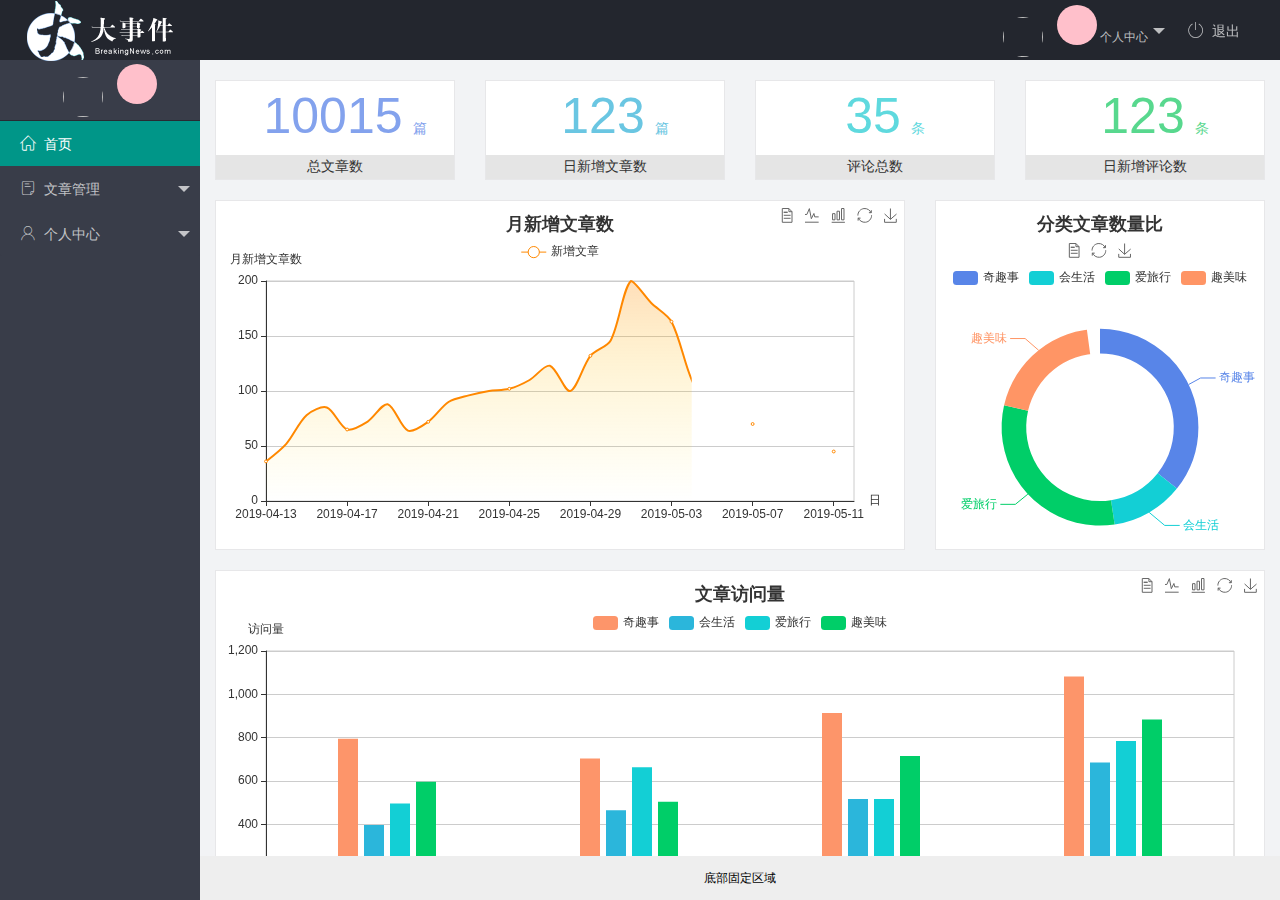
<file: index.html>
<!DOCTYPE html>
<html lang="en">
<head>
    <meta charset="UTF-8">
    <meta http-equiv="X-UA-Compatible" content="IE=edge">
    <meta name="viewport" content="width=device-width, initial-scale=1.0">
    <title>后台主页</title>
    <!-- 导入layUI 的样式表 -->
    <link rel="stylesheet" href="./assets/lib/layui/css/layui.css">
    <!-- 导入第三方图标样式表 -->
    <link rel="stylesheet" href="./assets/fonts/iconfont.css">
    <!-- 导入自己的样式表 -->
    <link rel="stylesheet" href="./assets/css/index.css">
</head>
<body class="layui-layout-body">
    <div class="layui-layout layui-layout-admin">
      <div class="layui-header">
        <div class="layui-logo">
            <img src="./assets/images/logo.png" alt="">
        </div>
        <!-- 头部区域（可配合layui 已有的水平导航） -->
        <ul class="layui-nav layui-layout-right">
          <li class="layui-nav-item layui-hide layui-show-md-inline-block">
            <a href="javascript:;" class="userinfo">
              <img  class="layui-nav-img">
              <span class="text-avatar"></span>
              个人中心
            </a>
            <dl class="layui-nav-child">
              <dd><a href="">基本资料</a></dd>
              <dd><a href="">更换头像</a></dd>
              <dd><a href="">重置密码</a></dd>
            </dl>
          </li>
          <li class="layui-nav-item" lay-header-event="menuRight" lay-unselect>
            <a href="javascript:;" id="btnLogout"><span class="iconfont icon-tuichu"></span>退出</a>
          </li>
        </ul>
      </div>
      
      <div class="layui-side layui-bg-black">
        <div class="layui-side-scroll">
            <div class="userinfo">
                <img  class="layui-nav-img">
                <span class="text-avatar"></span>
                <span id="welcome"></span>
            </div>
          <!-- 左侧导航区域（可配合layui已有的垂直导航） -->
          <ul class="layui-nav layui-nav-tree" lay-shrink="all">
            <li class="layui-nav-item layui-this">
                <a href="./home/dashboard.html" target="fm"><span class="iconfont icon-home"></span>首页</a>
            </li>            
            <li class="layui-nav-item">
              <a href="javascript:;"><span class="iconfont icon-16"></span>文章管理</a>
              <dl class="layui-nav-child">
                <dd><a href="javascript:;"><i class="layui-icon layui-icon-app"></i>文章列表</a></dd>
                <dd><a href="javascript:;"><i class="layui-icon layui-icon-app"></i>文章类别</a></dd>
                <dd><a href="javascript:;"><i class="layui-icon layui-icon-app"></i>发布文章</a></dd>
              </dl>
            </li>
            <li class="layui-nav-item">
                <a href="javascript:;"><span class="iconfont icon-user"></span>个人中心</a>
                <dl class="layui-nav-child">
                  <dd><a href="javascript:;"><i class="layui-icon layui-icon-app"></i>基本资料</a></dd>
                  <dd><a href="javascript:;"><i class="layui-icon layui-icon-app"></i>更换头像</a></dd>
                  <dd><a href="javascript:;"><i class="layui-icon layui-icon-app"></i>重置密码</a></dd>
                </dl>
            </li>
          </ul>
        </div>
      </div>
      
      <div class="layui-body">
        <!-- 内容主体区域 -->
        <iframe src="./home/dashboard.html" name="fm" frameborder="0"></iframe>
      </div>
      
      <div class="layui-footer">
        <!-- 底部固定区域 -->
        底部固定区域
      </div>
    </div>

    <!-- 导入layui 的js文件 -->
    <script src="./assets/lib/layui/layui.all.js"></script>
    <!-- 导入jquery 的js文件 -->
    <script src="./assets/lib/jquery.js"></script>
    <!-- 导入baseAPI 的js文件 -->
    <script src="./assets/js/baseAPI.js"></script>
    <!-- 导入自己的js文件 -->
    <script src="./assets/js/index.js"></script>
</body>
</html>
</file>
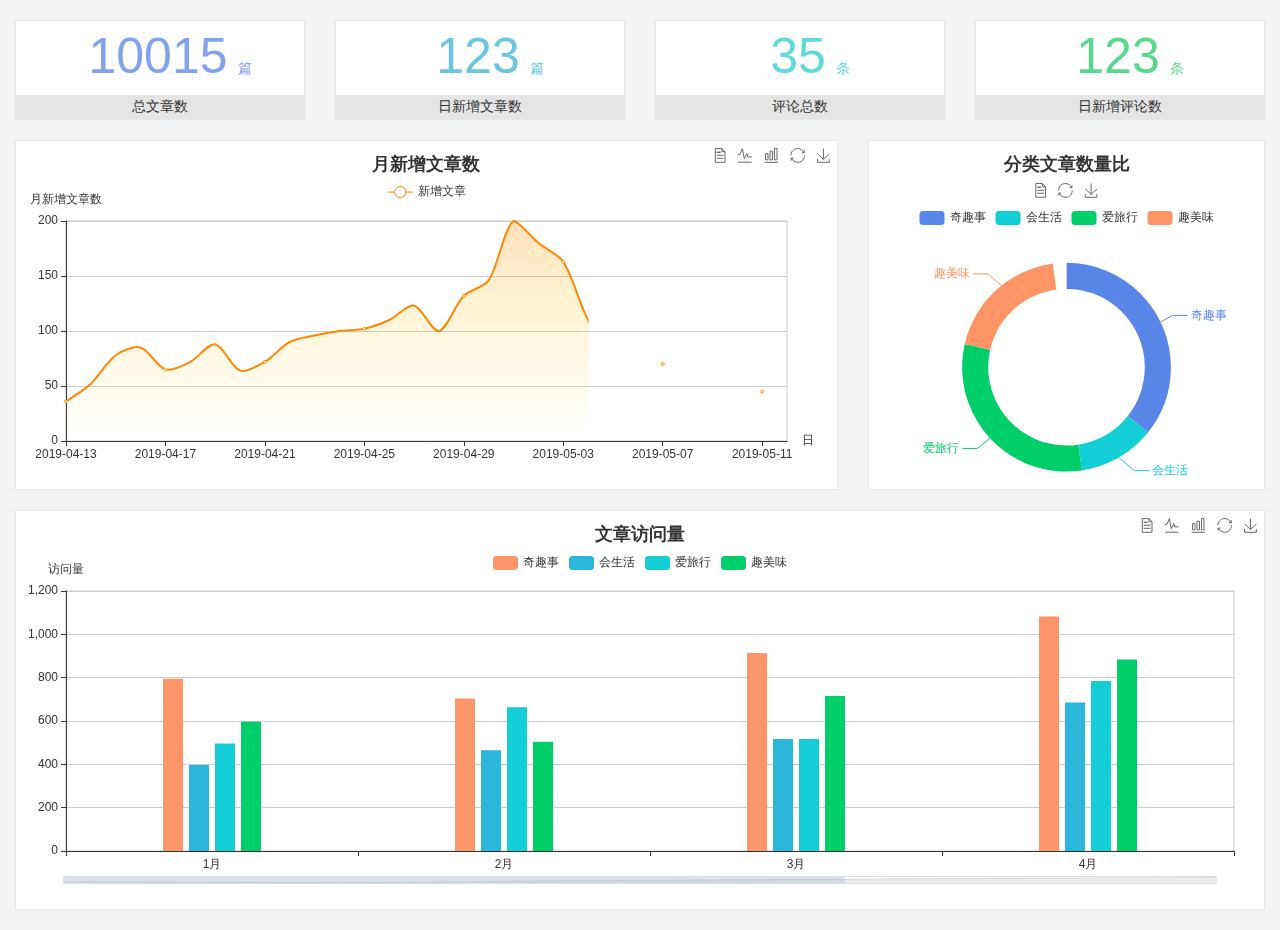
<file: home/dashboard.html>
<!DOCTYPE html>
<html lang="en">

<head>
  <meta charset="UTF-8">
  <meta name="viewport" content="width=device-width, initial-scale=1.0">
  <meta http-equiv="X-UA-Compatible" content="ie=edge">
  <title>图表统计</title>
  <link rel="stylesheet" href="../assets/lib/bootstrap.css" />
  <link rel="stylesheet" href="../assets/lib/main.css" />
  <script src="../assets/lib/jquery.js"></script>
  <script type="text/javascript" src="../assets/lib/echarts.min.js"></script>
</head>

<body>
  <div class="container-fluid">
    <div class="row spannel_list">
      <div class="col-sm-3 col-xs-6">
        <div class="spannel">
          <em>10015</em><span>篇</span>
          <b>总文章数</b>
        </div>
      </div>
      <div class="col-sm-3 col-xs-6">
        <div class="spannel scolor01">
          <em>123</em><span>篇</span>
          <b>日新增文章数</b>
        </div>
      </div>
      <div class="col-sm-3 col-xs-6">
        <div class="spannel scolor02">
          <em>35</em><span>条</span>
          <b>评论总数</b>
        </div>
      </div>
      <div class="col-sm-3 col-xs-6">
        <div class="spannel scolor03">
          <em>123</em><span>条</span>
          <b>日新增评论数</b>
        </div>
      </div>
    </div>
  </div>

  <div class="container-fluid">
    <div class="row curve-pie">
      <div class="col-lg-8 col-md-8">
        <div class="gragh_pannel" id="curve_show"></div>
      </div>
      <div class="col-lg-4 col-md-4">
        <div class="gragh_pannel" id="pie_show"></div>
      </div>
    </div>
  </div>

  <div class="container-fluid">
    <div class="column_pannel" id="column_show"></div>
  </div>

  <script>
    var oChart = echarts.init(document.getElementById('curve_show'));
    var aList_all = [
      { 'count': 36, 'date': '2019-04-13' },
      { 'count': 52, 'date': '2019-04-14' },
      { 'count': 78, 'date': '2019-04-15' },
      { 'count': 85, 'date': '2019-04-16' },
      { 'count': 65, 'date': '2019-04-17' },
      { 'count': 72, 'date': '2019-04-18' },
      { 'count': 88, 'date': '2019-04-19' },
      { 'count': 64, 'date': '2019-04-20' },
      { 'count': 72, 'date': '2019-04-21' },
      { 'count': 90, 'date': '2019-04-22' },
      { 'count': 96, 'date': '2019-04-23' },
      { 'count': 100, 'date': '2019-04-24' },
      { 'count': 102, 'date': '2019-04-25' },
      { 'count': 110, 'date': '2019-04-26' },
      { 'count': 123, 'date': '2019-04-27' },
      { 'count': 100, 'date': '2019-04-28' },
      { 'count': 132, 'date': '2019-04-29' },
      { 'count': 146, 'date': '2019-04-30' },
      { 'count': 200, 'date': '2019-05-01' },
      { 'count': 180, 'date': '2019-05-02' },
      { 'count': 163, 'date': '2019-05-03' },
      { 'count': 110, 'date': '2019-05-04' },
      { 'count': 80, 'date': '2019-05-05' },
      { 'count': 82, 'date': '2019-05-06' },
      { 'count': 70, 'date': '2019-05-07' },
      { 'count': 65, 'date': '2019-05-08' },
      { 'count': 54, 'date': '2019-05-09' },
      { 'count': 40, 'date': '2019-05-10' },
      { 'count': 45, 'date': '2019-05-11' },
      { 'count': 38, 'date': '2019-05-12' },
    ];

    let aCount = [];
    let aDate = [];

    for (var i = 0; i < aList_all.length; i++) {
      aCount.push(aList_all[i].count);
      aDate.push(aList_all[i].date);
    }

    var chartopt = {
      title: {
        text: '月新增文章数',
        left: 'center',
        top: '10'
      },
      tooltip: {
        trigger: 'axis'
      },
      legend: {
        data: ['新增文章'],
        top: '40'
      },
      toolbox: {
        show: true,
        feature: {
          mark: { show: true },
          dataView: { show: true, readOnly: false },
          magicType: { show: true, type: ['line', 'bar'] },
          restore: { show: true },
          saveAsImage: { show: true }
        }
      },
      calculable: true,
      xAxis: [
        {
          name: '日',
          type: 'category',
          boundaryGap: false,
          data: aDate
        }
      ],
      yAxis: [
        {
          name: '月新增文章数',
          type: 'value'
        }
      ],
      series: [
        {
          name: '新增文章',
          type: 'line',
          smooth: true,
          itemStyle: { normal: { areaStyle: { type: 'default' }, color: '#f80' }, lineStyle: { color: '#f80' } },
          data: aCount
        }],
      areaStyle: {
        normal: {
          color: new echarts.graphic.LinearGradient(0, 0, 0, 1, [{
            offset: 0,
            color: 'rgba(255,136,0,0.39)'
          }, {
            offset: .34,
            color: 'rgba(255,180,0,0.25)'
          }, {
            offset: 1,
            color: 'rgba(255,222,0,0.00)'
          }])

        }
      },
      grid: {
        show: true,
        x: 50,
        x2: 50,
        y: 80,
        height: 220
      }
    };

    oChart.setOption(chartopt);


    var oPie = echarts.init(document.getElementById('pie_show'));
    var oPieopt =
    {
      title: {
        top: 10,
        text: '分类文章数量比',
        x: 'center'
      },
      tooltip: {
        trigger: 'item',
        formatter: "{a} <br/>{b} : {c} ({d}%)"
      },
      color: ['#5885e8', '#13cfd5', '#00ce68', '#ff9565'],
      legend: {
        x: 'center',
        top: 65,
        data: ['奇趣事', '会生活', '爱旅行', '趣美味']
      },
      toolbox: {
        show: true,
        x: 'center',
        top: 35,
        feature: {
          mark: { show: true },
          dataView: { show: true, readOnly: false },
          magicType: {
            show: true,
            type: ['pie', 'funnel'],
            option: {
              funnel: {
                x: '25%',
                width: '50%',
                funnelAlign: 'left',
                max: 1548
              }
            }
          },
          restore: { show: true },
          saveAsImage: { show: true }
        }
      },
      calculable: true,
      series: [
        {
          name: '访问来源',
          type: 'pie',
          radius: ['45%', '60%'],
          center: ['50%', '65%'],
          data: [
            { value: 300, name: '奇趣事' },
            { value: 100, name: '会生活' },
            { value: 260, name: '爱旅行' },
            { value: 180, name: '趣美味' }
          ]
        }
      ]
    };
    oPie.setOption(oPieopt);



    var oColumn = this.echarts.init(document.getElementById('column_show'));
    var oColumnopt =
    {
      title: {
        text: '文章访问量',
        left: 'center',
        top: '10'
      },
      tooltip: {
        trigger: 'axis'
      },
      legend: {
        data: ['奇趣事', '会生活', '爱旅行', '趣美味'],
        top: '40'
      },
      toolbox: {
        show: true,
        feature: {
          mark: { show: true },
          dataView: { show: true, readOnly: false },
          magicType: { show: true, type: ['line', 'bar'] },
          restore: { show: true },
          saveAsImage: { show: true }
        }
      },
      calculable: true,
      xAxis: [
        {
          type: 'category',
          data: ['1月', '2月', '3月', '4月', '5月']
        }
      ],
      yAxis: [
        {
          name: '访问量',
          type: 'value'
        }
      ],
      series: [
        {
          name: '奇趣事',
          type: 'bar',
          barWidth: 20,
          itemStyle: {
            normal: { areaStyle: { type: 'default' }, color: '#fd956a' }
          },
          data: [800, 708, 920, 1090, 1200]
        },
        {
          name: '会生活',
          type: 'bar',
          barWidth: 20,
          itemStyle: {
            normal: { areaStyle: { type: 'default' }, color: '#2bb6db' }
          },
          data: [400, 468, 520, 690, 800]
        },
        {
          name: '爱旅行',
          type: 'bar',
          barWidth: 20,
          itemStyle: {
            normal: { areaStyle: { type: 'default' }, color: '#13cfd5' }
          },
          data: [500, 668, 520, 790, 900]
        },
        {
          name: '趣美味',
          type: 'bar',
          barWidth: 20,
          itemStyle: {
            normal: { areaStyle: { type: 'default' }, color: '#00ce68' }
          },
          data: [600, 508, 720, 890, 1000]
        }
      ],
      grid: {
        show: true,
        x: 50,
        x2: 30,
        y: 80,
        height: 260
      },
      dataZoom: [//给x轴设置滚动条
        {
          start: 0,//默认为0
          end: 100 - 1000 / 31,//默认为100
          type: 'slider',
          show: true,
          xAxisIndex: [0],
          handleSize: 0,//滑动条的 左右2个滑动条的大小
          height: 8,//组件高度
          left: 45, //左边的距离
          right: 50,//右边的距离
          bottom: 26,//右边的距离
          handleColor: '#ddd',//h滑动图标的颜色
          handleStyle: {
            borderColor: "#cacaca",
            borderWidth: "1",
            shadowBlur: 2,
            background: "#ddd",
            shadowColor: "#ddd",
          }
        }]
    };
    oColumn.setOption(oColumnopt);
  </script>
</body>

</html>
</file>
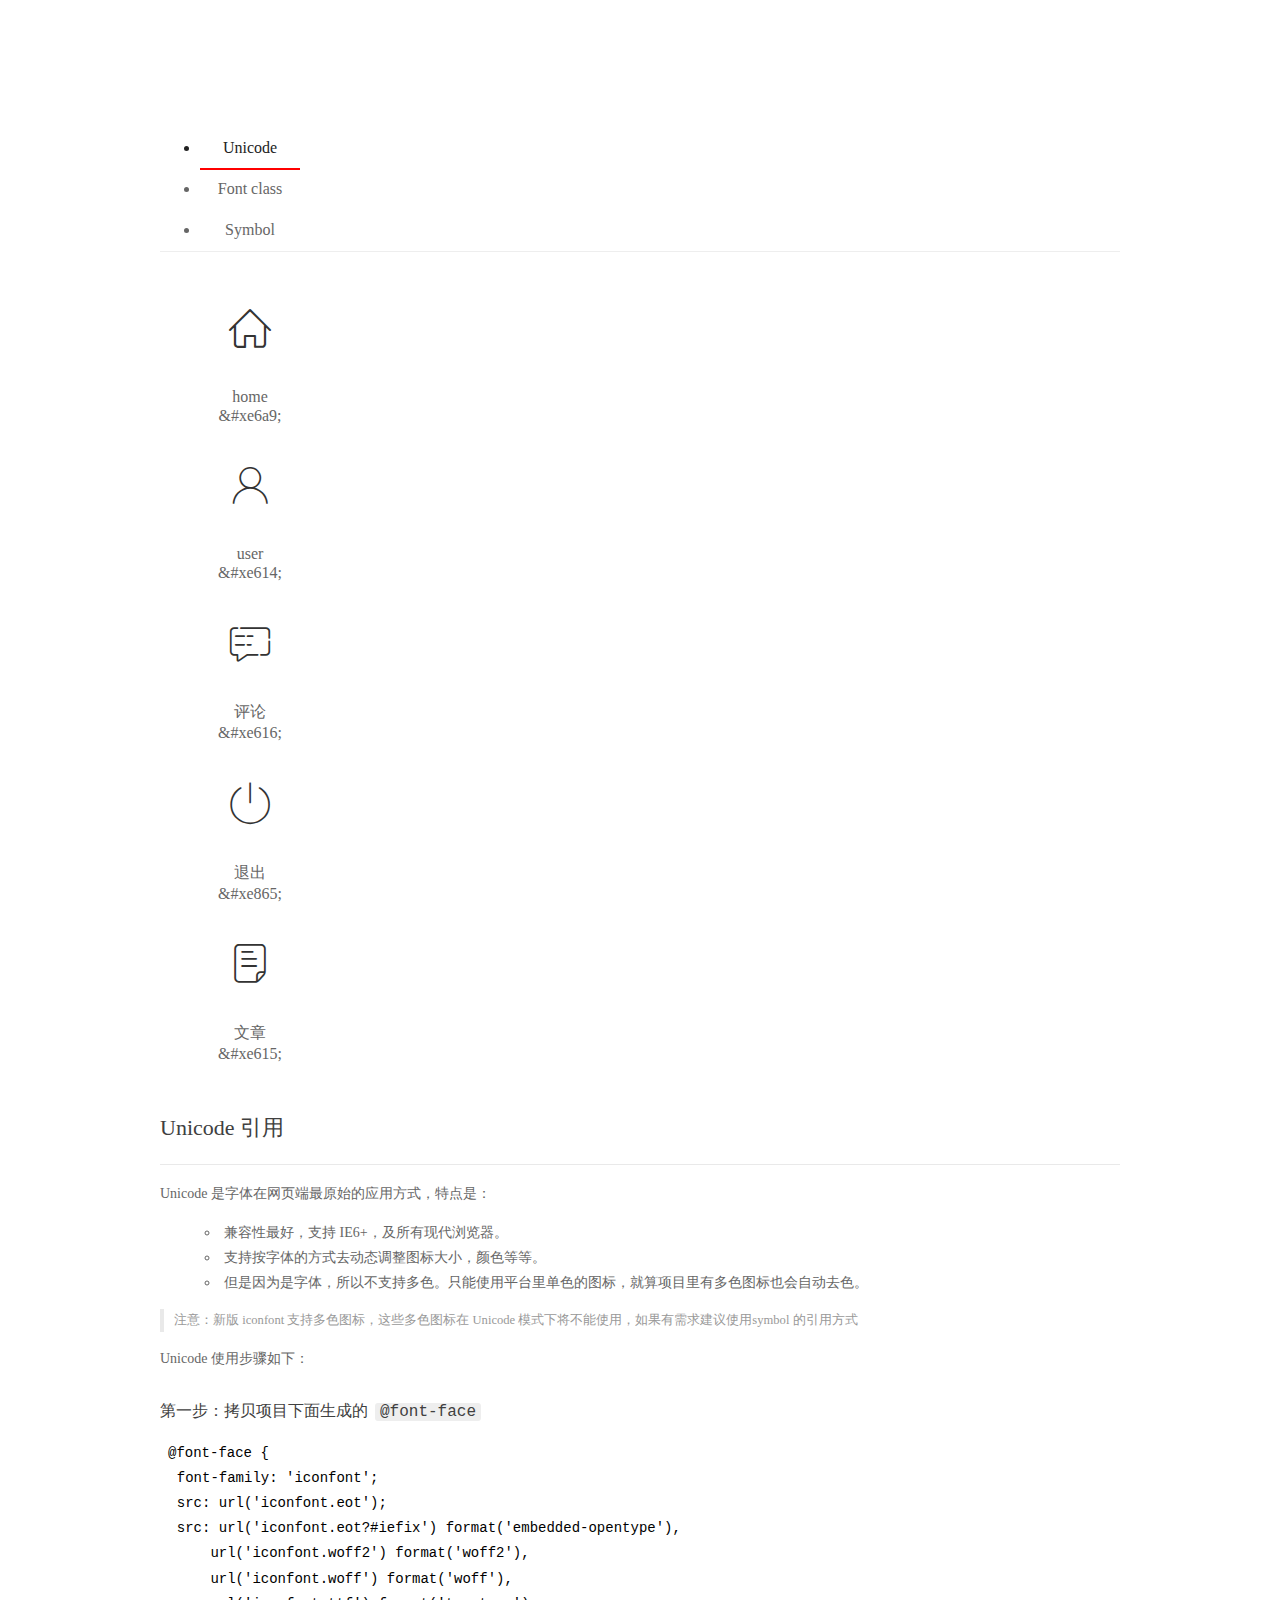
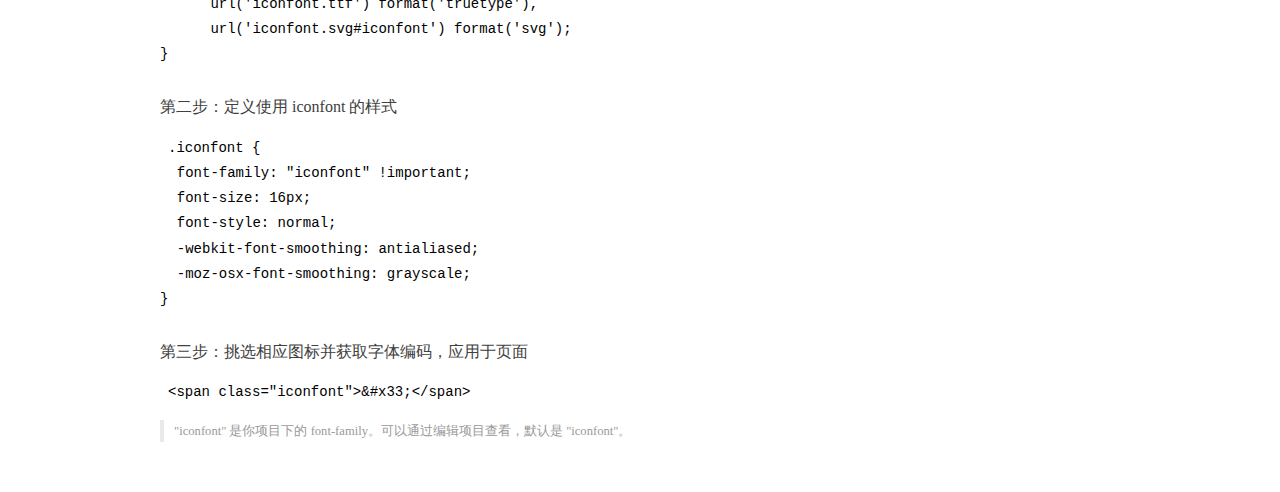
<file: assets/fonts/demo_index.html>
<!DOCTYPE html>
<html>
<head>
  <meta charset="utf-8"/>
  <title>IconFont Demo</title>
  <link rel="shortcut icon" href="https://gtms04.alicdn.com/tps/i4/TB1_oz6GVXXXXaFXpXXJDFnIXXX-64-64.ico" type="image/x-icon"/>
  <link rel="stylesheet" href="https://g.alicdn.com/thx/cube/1.3.2/cube.min.css">
  <link rel="stylesheet" href="demo.css">
  <link rel="stylesheet" href="iconfont.css">
  <script src="iconfont.js"></script>
  <!-- jQuery -->
  <script src="https://a1.alicdn.com/oss/uploads/2018/12/26/7bfddb60-08e8-11e9-9b04-53e73bb6408b.js"></script>
  <!-- 代码高亮 -->
  <script src="https://a1.alicdn.com/oss/uploads/2018/12/26/a3f714d0-08e6-11e9-8a15-ebf944d7534c.js"></script>
</head>
<body>
  <div class="main">
    <h1 class="logo"><a href="https://www.iconfont.cn/" title="iconfont 首页" target="_blank">&#xe86b;</a></h1>
    <div class="nav-tabs">
      <ul id="tabs" class="dib-box">
        <li class="dib active"><span>Unicode</span></li>
        <li class="dib"><span>Font class</span></li>
        <li class="dib"><span>Symbol</span></li>
      </ul>
      
    </div>
    <div class="tab-container">
      <div class="content unicode" style="display: block;">
          <ul class="icon_lists dib-box">
          
            <li class="dib">
              <span class="icon iconfont">&#xe6a9;</span>
                <div class="name">home</div>
                <div class="code-name">&amp;#xe6a9;</div>
              </li>
          
            <li class="dib">
              <span class="icon iconfont">&#xe614;</span>
                <div class="name">user</div>
                <div class="code-name">&amp;#xe614;</div>
              </li>
          
            <li class="dib">
              <span class="icon iconfont">&#xe616;</span>
                <div class="name">评论</div>
                <div class="code-name">&amp;#xe616;</div>
              </li>
          
            <li class="dib">
              <span class="icon iconfont">&#xe865;</span>
                <div class="name">退出</div>
                <div class="code-name">&amp;#xe865;</div>
              </li>
          
            <li class="dib">
              <span class="icon iconfont">&#xe615;</span>
                <div class="name">文章</div>
                <div class="code-name">&amp;#xe615;</div>
              </li>
          
          </ul>
          <div class="article markdown">
          <h2 id="unicode-">Unicode 引用</h2>
          <hr>

          <p>Unicode 是字体在网页端最原始的应用方式，特点是：</p>
          <ul>
            <li>兼容性最好，支持 IE6+，及所有现代浏览器。</li>
            <li>支持按字体的方式去动态调整图标大小，颜色等等。</li>
            <li>但是因为是字体，所以不支持多色。只能使用平台里单色的图标，就算项目里有多色图标也会自动去色。</li>
          </ul>
          <blockquote>
            <p>注意：新版 iconfont 支持多色图标，这些多色图标在 Unicode 模式下将不能使用，如果有需求建议使用symbol 的引用方式</p>
          </blockquote>
          <p>Unicode 使用步骤如下：</p>
          <h3 id="-font-face">第一步：拷贝项目下面生成的 <code>@font-face</code></h3>
<pre><code class="language-css"
>@font-face {
  font-family: 'iconfont';
  src: url('iconfont.eot');
  src: url('iconfont.eot?#iefix') format('embedded-opentype'),
      url('iconfont.woff2') format('woff2'),
      url('iconfont.woff') format('woff'),
      url('iconfont.ttf') format('truetype'),
      url('iconfont.svg#iconfont') format('svg');
}
</code></pre>
          <h3 id="-iconfont-">第二步：定义使用 iconfont 的样式</h3>
<pre><code class="language-css"
>.iconfont {
  font-family: "iconfont" !important;
  font-size: 16px;
  font-style: normal;
  -webkit-font-smoothing: antialiased;
  -moz-osx-font-smoothing: grayscale;
}
</code></pre>
          <h3 id="-">第三步：挑选相应图标并获取字体编码，应用于页面</h3>
<pre>
<code class="language-html"
>&lt;span class="iconfont"&gt;&amp;#x33;&lt;/span&gt;
</code></pre>
          <blockquote>
            <p>"iconfont" 是你项目下的 font-family。可以通过编辑项目查看，默认是 "iconfont"。</p>
          </blockquote>
          </div>
      </div>
      <div class="content font-class">
        <ul class="icon_lists dib-box">
          
          <li class="dib">
            <span class="icon iconfont icon-home"></span>
            <div class="name">
              home
            </div>
            <div class="code-name">.icon-home
            </div>
          </li>
          
          <li class="dib">
            <span class="icon iconfont icon-user"></span>
            <div class="name">
              user
            </div>
            <div class="code-name">.icon-user
            </div>
          </li>
          
          <li class="dib">
            <span class="icon iconfont icon-pinglun"></span>
            <div class="name">
              评论
            </div>
            <div class="code-name">.icon-pinglun
            </div>
          </li>
          
          <li class="dib">
            <span class="icon iconfont icon-tuichu"></span>
            <div class="name">
              退出
            </div>
            <div class="code-name">.icon-tuichu
            </div>
          </li>
          
          <li class="dib">
            <span class="icon iconfont icon-16"></span>
            <div class="name">
              文章
            </div>
            <div class="code-name">.icon-16
            </div>
          </li>
          
        </ul>
        <div class="article markdown">
        <h2 id="font-class-">font-class 引用</h2>
        <hr>

        <p>font-class 是 Unicode 使用方式的一种变种，主要是解决 Unicode 书写不直观，语意不明确的问题。</p>
        <p>与 Unicode 使用方式相比，具有如下特点：</p>
        <ul>
          <li>兼容性良好，支持 IE8+，及所有现代浏览器。</li>
          <li>相比于 Unicode 语意明确，书写更直观。可以很容易分辨这个 icon 是什么。</li>
          <li>因为使用 class 来定义图标，所以当要替换图标时，只需要修改 class 里面的 Unicode 引用。</li>
          <li>不过因为本质上还是使用的字体，所以多色图标还是不支持的。</li>
        </ul>
        <p>使用步骤如下：</p>
        <h3 id="-fontclass-">第一步：引入项目下面生成的 fontclass 代码：</h3>
<pre><code class="language-html">&lt;link rel="stylesheet" href="./iconfont.css"&gt;
</code></pre>
        <h3 id="-">第二步：挑选相应图标并获取类名，应用于页面：</h3>
<pre><code class="language-html">&lt;span class="iconfont icon-xxx"&gt;&lt;/span&gt;
</code></pre>
        <blockquote>
          <p>"
            iconfont" 是你项目下的 font-family。可以通过编辑项目查看，默认是 "iconfont"。</p>
        </blockquote>
      </div>
      </div>
      <div class="content symbol">
          <ul class="icon_lists dib-box">
          
            <li class="dib">
                <svg class="icon svg-icon" aria-hidden="true">
                  <use xlink:href="#icon-home"></use>
                </svg>
                <div class="name">home</div>
                <div class="code-name">#icon-home</div>
            </li>
          
            <li class="dib">
                <svg class="icon svg-icon" aria-hidden="true">
                  <use xlink:href="#icon-user"></use>
                </svg>
                <div class="name">user</div>
                <div class="code-name">#icon-user</div>
            </li>
          
            <li class="dib">
                <svg class="icon svg-icon" aria-hidden="true">
                  <use xlink:href="#icon-pinglun"></use>
                </svg>
                <div class="name">评论</div>
                <div class="code-name">#icon-pinglun</div>
            </li>
          
            <li class="dib">
                <svg class="icon svg-icon" aria-hidden="true">
                  <use xlink:href="#icon-tuichu"></use>
                </svg>
                <div class="name">退出</div>
                <div class="code-name">#icon-tuichu</div>
            </li>
          
            <li class="dib">
                <svg class="icon svg-icon" aria-hidden="true">
                  <use xlink:href="#icon-16"></use>
                </svg>
                <div class="name">文章</div>
                <div class="code-name">#icon-16</div>
            </li>
          
          </ul>
          <div class="article markdown">
          <h2 id="symbol-">Symbol 引用</h2>
          <hr>

          <p>这是一种全新的使用方式，应该说这才是未来的主流，也是平台目前推荐的用法。相关介绍可以参考这篇<a href="">文章</a>
            这种用法其实是做了一个 SVG 的集合，与另外两种相比具有如下特点：</p>
          <ul>
            <li>支持多色图标了，不再受单色限制。</li>
            <li>通过一些技巧，支持像字体那样，通过 <code>font-size</code>, <code>color</code> 来调整样式。</li>
            <li>兼容性较差，支持 IE9+，及现代浏览器。</li>
            <li>浏览器渲染 SVG 的性能一般，还不如 png。</li>
          </ul>
          <p>使用步骤如下：</p>
          <h3 id="-symbol-">第一步：引入项目下面生成的 symbol 代码：</h3>
<pre><code class="language-html">&lt;script src="./iconfont.js"&gt;&lt;/script&gt;
</code></pre>
          <h3 id="-css-">第二步：加入通用 CSS 代码（引入一次就行）：</h3>
<pre><code class="language-html">&lt;style&gt;
.icon {
  width: 1em;
  height: 1em;
  vertical-align: -0.15em;
  fill: currentColor;
  overflow: hidden;
}
&lt;/style&gt;
</code></pre>
          <h3 id="-">第三步：挑选相应图标并获取类名，应用于页面：</h3>
<pre><code class="language-html">&lt;svg class="icon" aria-hidden="true"&gt;
  &lt;use xlink:href="#icon-xxx"&gt;&lt;/use&gt;
&lt;/svg&gt;
</code></pre>
          </div>
      </div>

    </div>
  </div>
  <script>
  $(document).ready(function () {
      $('.tab-container .content:first').show()

      $('#tabs li').click(function (e) {
        var tabContent = $('.tab-container .content')
        var index = $(this).index()

        if ($(this).hasClass('active')) {
          return
        } else {
          $('#tabs li').removeClass('active')
          $(this).addClass('active')

          tabContent.hide().eq(index).fadeIn()
        }
      })
    })
  </script>
</body>
</html>
</file>
<file: assets/lib/layui/css/layui.css>
/** layui-v2.5.5 MIT License By https://www.layui.com */
 .layui-inline,img{display:inline-block;vertical-align:middle}h1,h2,h3,h4,h5,h6{font-weight:400}.layui-edge,.layui-header,.layui-inline,.layui-main{position:relative}.layui-body,.layui-edge,.layui-elip{overflow:hidden}.layui-btn,.layui-edge,.layui-inline,img{vertical-align:middle}.layui-btn,.layui-disabled,.layui-icon,.layui-unselect{-moz-user-select:none;-webkit-user-select:none;-ms-user-select:none}.layui-elip,.layui-form-checkbox span,.layui-form-pane .layui-form-label{text-overflow:ellipsis;white-space:nowrap}.layui-breadcrumb,.layui-tree-btnGroup{visibility:hidden}blockquote,body,button,dd,div,dl,dt,form,h1,h2,h3,h4,h5,h6,input,li,ol,p,pre,td,textarea,th,ul{margin:0;padding:0;-webkit-tap-highlight-color:rgba(0,0,0,0)}a:active,a:hover{outline:0}img{border:none}li{list-style:none}table{border-collapse:collapse;border-spacing:0}h4,h5,h6{font-size:100%}button,input,optgroup,option,select,textarea{font-family:inherit;font-size:inherit;font-style:inherit;font-weight:inherit;outline:0}pre{white-space:pre-wrap;white-space:-moz-pre-wrap;white-space:-pre-wrap;white-space:-o-pre-wrap;word-wrap:break-word}body{line-height:24px;font:14px Helvetica Neue,Helvetica,PingFang SC,Tahoma,Arial,sans-serif}hr{height:1px;margin:10px 0;border:0;clear:both}a{color:#333;text-decoration:none}a:hover{color:#777}a cite{font-style:normal;*cursor:pointer}.layui-border-box,.layui-border-box *{box-sizing:border-box}.layui-box,.layui-box *{box-sizing:content-box}.layui-clear{clear:both;*zoom:1}.layui-clear:after{content:'\20';clear:both;*zoom:1;display:block;height:0}.layui-inline{*display:inline;*zoom:1}.layui-edge{display:inline-block;width:0;height:0;border-width:6px;border-style:dashed;border-color:transparent}.layui-edge-top{top:-4px;border-bottom-color:#999;border-bottom-style:solid}.layui-edge-right{border-left-color:#999;border-left-style:solid}.layui-edge-bottom{top:2px;border-top-color:#999;border-top-style:solid}.layui-edge-left{border-right-color:#999;border-right-style:solid}.layui-disabled,.layui-disabled:hover{color:#d2d2d2!important;cursor:not-allowed!important}.layui-circle{border-radius:100%}.layui-show{display:block!important}.layui-hide{display:none!important}@font-face{font-family:layui-icon;src:url(../font/iconfont.eot?v=250);src:url(../font/iconfont.eot?v=250#iefix) format('embedded-opentype'),url(../font/iconfont.woff2?v=250) format('woff2'),url(../font/iconfont.woff?v=250) format('woff'),url(../font/iconfont.ttf?v=250) format('truetype'),url(../font/iconfont.svg?v=250#layui-icon) format('svg')}.layui-icon{font-family:layui-icon!important;font-size:16px;font-style:normal;-webkit-font-smoothing:antialiased;-moz-osx-font-smoothing:grayscale}.layui-icon-reply-fill:before{content:"\e611"}.layui-icon-set-fill:before{content:"\e614"}.layui-icon-menu-fill:before{content:"\e60f"}.layui-icon-search:before{content:"\e615"}.layui-icon-share:before{content:"\e641"}.layui-icon-set-sm:before{content:"\e620"}.layui-icon-engine:before{content:"\e628"}.layui-icon-close:before{content:"\1006"}.layui-icon-close-fill:before{content:"\1007"}.layui-icon-chart-screen:before{content:"\e629"}.layui-icon-star:before{content:"\e600"}.layui-icon-circle-dot:before{content:"\e617"}.layui-icon-chat:before{content:"\e606"}.layui-icon-release:before{content:"\e609"}.layui-icon-list:before{content:"\e60a"}.layui-icon-chart:before{content:"\e62c"}.layui-icon-ok-circle:before{content:"\1005"}.layui-icon-layim-theme:before{content:"\e61b"}.layui-icon-table:before{content:"\e62d"}.layui-icon-right:before{content:"\e602"}.layui-icon-left:before{content:"\e603"}.layui-icon-cart-simple:before{content:"\e698"}.layui-icon-face-cry:before{content:"\e69c"}.layui-icon-face-smile:before{content:"\e6af"}.layui-icon-survey:before{content:"\e6b2"}.layui-icon-tree:before{content:"\e62e"}.layui-icon-upload-circle:before{content:"\e62f"}.layui-icon-add-circle:before{content:"\e61f"}.layui-icon-download-circle:before{content:"\e601"}.layui-icon-templeate-1:before{content:"\e630"}.layui-icon-util:before{content:"\e631"}.layui-icon-face-surprised:before{content:"\e664"}.layui-icon-edit:before{content:"\e642"}.layui-icon-speaker:before{content:"\e645"}.layui-icon-down:before{content:"\e61a"}.layui-icon-file:before{content:"\e621"}.layui-icon-layouts:before{content:"\e632"}.layui-icon-rate-half:before{content:"\e6c9"}.layui-icon-add-circle-fine:before{content:"\e608"}.layui-icon-prev-circle:before{content:"\e633"}.layui-icon-read:before{content:"\e705"}.layui-icon-404:before{content:"\e61c"}.layui-icon-carousel:before{content:"\e634"}.layui-icon-help:before{content:"\e607"}.layui-icon-code-circle:before{content:"\e635"}.layui-icon-water:before{content:"\e636"}.layui-icon-username:before{content:"\e66f"}.layui-icon-find-fill:before{content:"\e670"}.layui-icon-about:before{content:"\e60b"}.layui-icon-location:before{content:"\e715"}.layui-icon-up:before{content:"\e619"}.layui-icon-pause:before{content:"\e651"}.layui-icon-date:before{content:"\e637"}.layui-icon-layim-uploadfile:before{content:"\e61d"}.layui-icon-delete:before{content:"\e640"}.layui-icon-play:before{content:"\e652"}.layui-icon-top:before{content:"\e604"}.layui-icon-friends:before{content:"\e612"}.layui-icon-refresh-3:before{content:"\e9aa"}.layui-icon-ok:before{content:"\e605"}.layui-icon-layer:before{content:"\e638"}.layui-icon-face-smile-fine:before{content:"\e60c"}.layui-icon-dollar:before{content:"\e659"}.layui-icon-group:before{content:"\e613"}.layui-icon-layim-download:before{content:"\e61e"}.layui-icon-picture-fine:before{content:"\e60d"}.layui-icon-link:before{content:"\e64c"}.layui-icon-diamond:before{content:"\e735"}.layui-icon-log:before{content:"\e60e"}.layui-icon-rate-solid:before{content:"\e67a"}.layui-icon-fonts-del:before{content:"\e64f"}.layui-icon-unlink:before{content:"\e64d"}.layui-icon-fonts-clear:before{content:"\e639"}.layui-icon-triangle-r:before{content:"\e623"}.layui-icon-circle:before{content:"\e63f"}.layui-icon-radio:before{content:"\e643"}.layui-icon-align-center:before{content:"\e647"}.layui-icon-align-right:before{content:"\e648"}.layui-icon-align-left:before{content:"\e649"}.layui-icon-loading-1:before{content:"\e63e"}.layui-icon-return:before{content:"\e65c"}.layui-icon-fonts-strong:before{content:"\e62b"}.layui-icon-upload:before{content:"\e67c"}.layui-icon-dialogue:before{content:"\e63a"}.layui-icon-video:before{content:"\e6ed"}.layui-icon-headset:before{content:"\e6fc"}.layui-icon-cellphone-fine:before{content:"\e63b"}.layui-icon-add-1:before{content:"\e654"}.layui-icon-face-smile-b:before{content:"\e650"}.layui-icon-fonts-html:before{content:"\e64b"}.layui-icon-form:before{content:"\e63c"}.layui-icon-cart:before{content:"\e657"}.layui-icon-camera-fill:before{content:"\e65d"}.layui-icon-tabs:before{content:"\e62a"}.layui-icon-fonts-code:before{content:"\e64e"}.layui-icon-fire:before{content:"\e756"}.layui-icon-set:before{content:"\e716"}.layui-icon-fonts-u:before{content:"\e646"}.layui-icon-triangle-d:before{content:"\e625"}.layui-icon-tips:before{content:"\e702"}.layui-icon-picture:before{content:"\e64a"}.layui-icon-more-vertical:before{content:"\e671"}.layui-icon-flag:before{content:"\e66c"}.layui-icon-loading:before{content:"\e63d"}.layui-icon-fonts-i:before{content:"\e644"}.layui-icon-refresh-1:before{content:"\e666"}.layui-icon-rmb:before{content:"\e65e"}.layui-icon-home:before{content:"\e68e"}.layui-icon-user:before{content:"\e770"}.layui-icon-notice:before{content:"\e667"}.layui-icon-login-weibo:before{content:"\e675"}.layui-icon-voice:before{content:"\e688"}.layui-icon-upload-drag:before{content:"\e681"}.layui-icon-login-qq:before{content:"\e676"}.layui-icon-snowflake:before{content:"\e6b1"}.layui-icon-file-b:before{content:"\e655"}.layui-icon-template:before{content:"\e663"}.layui-icon-auz:before{content:"\e672"}.layui-icon-console:before{content:"\e665"}.layui-icon-app:before{content:"\e653"}.layui-icon-prev:before{content:"\e65a"}.layui-icon-website:before{content:"\e7ae"}.layui-icon-next:before{content:"\e65b"}.layui-icon-component:before{content:"\e857"}.layui-icon-more:before{content:"\e65f"}.layui-icon-login-wechat:before{content:"\e677"}.layui-icon-shrink-right:before{content:"\e668"}.layui-icon-spread-left:before{content:"\e66b"}.layui-icon-camera:before{content:"\e660"}.layui-icon-note:before{content:"\e66e"}.layui-icon-refresh:before{content:"\e669"}.layui-icon-female:before{content:"\e661"}.layui-icon-male:before{content:"\e662"}.layui-icon-password:before{content:"\e673"}.layui-icon-senior:before{content:"\e674"}.layui-icon-theme:before{content:"\e66a"}.layui-icon-tread:before{content:"\e6c5"}.layui-icon-praise:before{content:"\e6c6"}.layui-icon-star-fill:before{content:"\e658"}.layui-icon-rate:before{content:"\e67b"}.layui-icon-template-1:before{content:"\e656"}.layui-icon-vercode:before{content:"\e679"}.layui-icon-cellphone:before{content:"\e678"}.layui-icon-screen-full:before{content:"\e622"}.layui-icon-screen-restore:before{content:"\e758"}.layui-icon-cols:before{content:"\e610"}.layui-icon-export:before{content:"\e67d"}.layui-icon-print:before{content:"\e66d"}.layui-icon-slider:before{content:"\e714"}.layui-icon-addition:before{content:"\e624"}.layui-icon-subtraction:before{content:"\e67e"}.layui-icon-service:before{content:"\e626"}.layui-icon-transfer:before{content:"\e691"}.layui-main{width:1140px;margin:0 auto}.layui-header{z-index:1000;height:60px}.layui-header a:hover{transition:all .5s;-webkit-transition:all .5s}.layui-side{position:fixed;left:0;top:0;bottom:0;z-index:999;width:200px;overflow-x:hidden}.layui-side-scroll{position:relative;width:220px;height:100%;overflow-x:hidden}.layui-body{position:absolute;left:200px;right:0;top:0;bottom:0;z-index:998;width:auto;overflow-y:auto;box-sizing:border-box}.layui-layout-body{overflow:hidden}.layui-layout-admin .layui-header{background-color:#23262E}.layui-layout-admin .layui-side{top:60px;width:200px;overflow-x:hidden}.layui-layout-admin .layui-body{position:fixed;top:60px;bottom:44px}.layui-layout-admin .layui-main{width:auto;margin:0 15px}.layui-layout-admin .layui-footer{position:fixed;left:200px;right:0;bottom:0;height:44px;line-height:44px;padding:0 15px;background-color:#eee}.layui-layout-admin .layui-logo{position:absolute;left:0;top:0;width:200px;height:100%;line-height:60px;text-align:center;color:#009688;font-size:16px}.layui-layout-admin .layui-header .layui-nav{background:0 0}.layui-layout-left{position:absolute!important;left:200px;top:0}.layui-layout-right{position:absolute!important;right:0;top:0}.layui-container{position:relative;margin:0 auto;padding:0 15px;box-sizing:border-box}.layui-fluid{position:relative;margin:0 auto;padding:0 15px}.layui-row:after,.layui-row:before{content:'';display:block;clear:both}.layui-col-lg1,.layui-col-lg10,.layui-col-lg11,.layui-col-lg12,.layui-col-lg2,.layui-col-lg3,.layui-col-lg4,.layui-col-lg5,.layui-col-lg6,.layui-col-lg7,.layui-col-lg8,.layui-col-lg9,.layui-col-md1,.layui-col-md10,.layui-col-md11,.layui-col-md12,.layui-col-md2,.layui-col-md3,.layui-col-md4,.layui-col-md5,.layui-col-md6,.layui-col-md7,.layui-col-md8,.layui-col-md9,.layui-col-sm1,.layui-col-sm10,.layui-col-sm11,.layui-col-sm12,.layui-col-sm2,.layui-col-sm3,.layui-col-sm4,.layui-col-sm5,.layui-col-sm6,.layui-col-sm7,.layui-col-sm8,.layui-col-sm9,.layui-col-xs1,.layui-col-xs10,.layui-col-xs11,.layui-col-xs12,.layui-col-xs2,.layui-col-xs3,.layui-col-xs4,.layui-col-xs5,.layui-col-xs6,.layui-col-xs7,.layui-col-xs8,.layui-col-xs9{position:relative;display:block;box-sizing:border-box}.layui-col-xs1,.layui-col-xs10,.layui-col-xs11,.layui-col-xs12,.layui-col-xs2,.layui-col-xs3,.layui-col-xs4,.layui-col-xs5,.layui-col-xs6,.layui-col-xs7,.layui-col-xs8,.layui-col-xs9{float:left}.layui-col-xs1{width:8.33333333%}.layui-col-xs2{width:16.66666667%}.layui-col-xs3{width:25%}.layui-col-xs4{width:33.33333333%}.layui-col-xs5{width:41.66666667%}.layui-col-xs6{width:50%}.layui-col-xs7{width:58.33333333%}.layui-col-xs8{width:66.66666667%}.layui-col-xs9{width:75%}.layui-col-xs10{width:83.33333333%}.layui-col-xs11{width:91.66666667%}.layui-col-xs12{width:100%}.layui-col-xs-offset1{margin-left:8.33333333%}.layui-col-xs-offset2{margin-left:16.66666667%}.layui-col-xs-offset3{margin-left:25%}.layui-col-xs-offset4{margin-left:33.33333333%}.layui-col-xs-offset5{margin-left:41.66666667%}.layui-col-xs-offset6{margin-left:50%}.layui-col-xs-offset7{margin-left:58.33333333%}.layui-col-xs-offset8{margin-left:66.66666667%}.layui-col-xs-offset9{margin-left:75%}.layui-col-xs-offset10{margin-left:83.33333333%}.layui-col-xs-offset11{margin-left:91.66666667%}.layui-col-xs-offset12{margin-left:100%}@media screen and (max-width:768px){.layui-hide-xs{display:none!important}.layui-show-xs-block{display:block!important}.layui-show-xs-inline{display:inline!important}.layui-show-xs-inline-block{display:inline-block!important}}@media screen and (min-width:768px){.layui-container{width:750px}.layui-hide-sm{display:none!important}.layui-show-sm-block{display:block!important}.layui-show-sm-inline{display:inline!important}.layui-show-sm-inline-block{display:inline-block!important}.layui-col-sm1,.layui-col-sm10,.layui-col-sm11,.layui-col-sm12,.layui-col-sm2,.layui-col-sm3,.layui-col-sm4,.layui-col-sm5,.layui-col-sm6,.layui-col-sm7,.layui-col-sm8,.layui-col-sm9{float:left}.layui-col-sm1{width:8.33333333%}.layui-col-sm2{width:16.66666667%}.layui-col-sm3{width:25%}.layui-col-sm4{width:33.33333333%}.layui-col-sm5{width:41.66666667%}.layui-col-sm6{width:50%}.layui-col-sm7{width:58.33333333%}.layui-col-sm8{width:66.66666667%}.layui-col-sm9{width:75%}.layui-col-sm10{width:83.33333333%}.layui-col-sm11{width:91.66666667%}.layui-col-sm12{width:100%}.layui-col-sm-offset1{margin-left:8.33333333%}.layui-col-sm-offset2{margin-left:16.66666667%}.layui-col-sm-offset3{margin-left:25%}.layui-col-sm-offset4{margin-left:33.33333333%}.layui-col-sm-offset5{margin-left:41.66666667%}.layui-col-sm-offset6{margin-left:50%}.layui-col-sm-offset7{margin-left:58.33333333%}.layui-col-sm-offset8{margin-left:66.66666667%}.layui-col-sm-offset9{margin-left:75%}.layui-col-sm-offset10{margin-left:83.33333333%}.layui-col-sm-offset11{margin-left:91.66666667%}.layui-col-sm-offset12{margin-left:100%}}@media screen and (min-width:992px){.layui-container{width:970px}.layui-hide-md{display:none!important}.layui-show-md-block{display:block!important}.layui-show-md-inline{display:inline!important}.layui-show-md-inline-block{display:inline-block!important}.layui-col-md1,.layui-col-md10,.layui-col-md11,.layui-col-md12,.layui-col-md2,.layui-col-md3,.layui-col-md4,.layui-col-md5,.layui-col-md6,.layui-col-md7,.layui-col-md8,.layui-col-md9{float:left}.layui-col-md1{width:8.33333333%}.layui-col-md2{width:16.66666667%}.layui-col-md3{width:25%}.layui-col-md4{width:33.33333333%}.layui-col-md5{width:41.66666667%}.layui-col-md6{width:50%}.layui-col-md7{width:58.33333333%}.layui-col-md8{width:66.66666667%}.layui-col-md9{width:75%}.layui-col-md10{width:83.33333333%}.layui-col-md11{width:91.66666667%}.layui-col-md12{width:100%}.layui-col-md-offset1{margin-left:8.33333333%}.layui-col-md-offset2{margin-left:16.66666667%}.layui-col-md-offset3{margin-left:25%}.layui-col-md-offset4{margin-left:33.33333333%}.layui-col-md-offset5{margin-left:41.66666667%}.layui-col-md-offset6{margin-left:50%}.layui-col-md-offset7{margin-left:58.33333333%}.layui-col-md-offset8{margin-left:66.66666667%}.layui-col-md-offset9{margin-left:75%}.layui-col-md-offset10{margin-left:83.33333333%}.layui-col-md-offset11{margin-left:91.66666667%}.layui-col-md-offset12{margin-left:100%}}@media screen and (min-width:1200px){.layui-container{width:1170px}.layui-hide-lg{display:none!important}.layui-show-lg-block{display:block!important}.layui-show-lg-inline{display:inline!important}.layui-show-lg-inline-block{display:inline-block!important}.layui-col-lg1,.layui-col-lg10,.layui-col-lg11,.layui-col-lg12,.layui-col-lg2,.layui-col-lg3,.layui-col-lg4,.layui-col-lg5,.layui-col-lg6,.layui-col-lg7,.layui-col-lg8,.layui-col-lg9{float:left}.layui-col-lg1{width:8.33333333%}.layui-col-lg2{width:16.66666667%}.layui-col-lg3{width:25%}.layui-col-lg4{width:33.33333333%}.layui-col-lg5{width:41.66666667%}.layui-col-lg6{width:50%}.layui-col-lg7{width:58.33333333%}.layui-col-lg8{width:66.66666667%}.layui-col-lg9{width:75%}.layui-col-lg10{width:83.33333333%}.layui-col-lg11{width:91.66666667%}.layui-col-lg12{width:100%}.layui-col-lg-offset1{margin-left:8.33333333%}.layui-col-lg-offset2{margin-left:16.66666667%}.layui-col-lg-offset3{margin-left:25%}.layui-col-lg-offset4{margin-left:33.33333333%}.layui-col-lg-offset5{margin-left:41.66666667%}.layui-col-lg-offset6{margin-left:50%}.layui-col-lg-offset7{margin-left:58.33333333%}.layui-col-lg-offset8{margin-left:66.66666667%}.layui-col-lg-offset9{margin-left:75%}.layui-col-lg-offset10{margin-left:83.33333333%}.layui-col-lg-offset11{margin-left:91.66666667%}.layui-col-lg-offset12{margin-left:100%}}.layui-col-space1{margin:-.5px}.layui-col-space1>*{padding:.5px}.layui-col-space3{margin:-1.5px}.layui-col-space3>*{padding:1.5px}.layui-col-space5{margin:-2.5px}.layui-col-space5>*{padding:2.5px}.layui-col-space8{margin:-3.5px}.layui-col-space8>*{padding:3.5px}.layui-col-space10{margin:-5px}.layui-col-space10>*{padding:5px}.layui-col-space12{margin:-6px}.layui-col-space12>*{padding:6px}.layui-col-space15{margin:-7.5px}.layui-col-space15>*{padding:7.5px}.layui-col-space18{margin:-9px}.layui-col-space18>*{padding:9px}.layui-col-space20{margin:-10px}.layui-col-space20>*{padding:10px}.layui-col-space22{margin:-11px}.layui-col-space22>*{padding:11px}.layui-col-space25{margin:-12.5px}.layui-col-space25>*{padding:12.5px}.layui-col-space30{margin:-15px}.layui-col-space30>*{padding:15px}.layui-btn,.layui-input,.layui-select,.layui-textarea,.layui-upload-button{outline:0;-webkit-appearance:none;transition:all .3s;-webkit-transition:all .3s;box-sizing:border-box}.layui-elem-quote{margin-bottom:10px;padding:15px;line-height:22px;border-left:5px solid #009688;border-radius:0 2px 2px 0;background-color:#f2f2f2}.layui-quote-nm{border-style:solid;border-width:1px 1px 1px 5px;background:0 0}.layui-elem-field{margin-bottom:10px;padding:0;border-width:1px;border-style:solid}.layui-elem-field legend{margin-left:20px;padding:0 10px;font-size:20px;font-weight:300}.layui-field-title{margin:10px 0 20px;border-width:1px 0 0}.layui-field-box{padding:10px 15px}.layui-field-title .layui-field-box{padding:10px 0}.layui-progress{position:relative;height:6px;border-radius:20px;background-color:#e2e2e2}.layui-progress-bar{position:absolute;left:0;top:0;width:0;max-width:100%;height:6px;border-radius:20px;text-align:right;background-color:#5FB878;transition:all .3s;-webkit-transition:all .3s}.layui-progress-big,.layui-progress-big .layui-progress-bar{height:18px;line-height:18px}.layui-progress-text{position:relative;top:-20px;line-height:18px;font-size:12px;color:#666}.layui-progress-big .layui-progress-text{position:static;padding:0 10px;color:#fff}.layui-collapse{border-width:1px;border-style:solid;border-radius:2px}.layui-colla-content,.layui-colla-item{border-top-width:1px;border-top-style:solid}.layui-colla-item:first-child{border-top:none}.layui-colla-title{position:relative;height:42px;line-height:42px;padding:0 15px 0 35px;color:#333;background-color:#f2f2f2;cursor:pointer;font-size:14px;overflow:hidden}.layui-colla-content{display:none;padding:10px 15px;line-height:22px;color:#666}.layui-colla-icon{position:absolute;left:15px;top:0;font-size:14px}.layui-card{margin-bottom:15px;border-radius:2px;background-color:#fff;box-shadow:0 1px 2px 0 rgba(0,0,0,.05)}.layui-card:last-child{margin-bottom:0}.layui-card-header{position:relative;height:42px;line-height:42px;padding:0 15px;border-bottom:1px solid #f6f6f6;color:#333;border-radius:2px 2px 0 0;font-size:14px}.layui-bg-black,.layui-bg-blue,.layui-bg-cyan,.layui-bg-green,.layui-bg-orange,.layui-bg-red{color:#fff!important}.layui-card-body{position:relative;padding:10px 15px;line-height:24px}.layui-card-body[pad15]{padding:15px}.layui-card-body[pad20]{padding:20px}.layui-card-body .layui-table{margin:5px 0}.layui-card .layui-tab{margin:0}.layui-panel-window{position:relative;padding:15px;border-radius:0;border-top:5px solid #E6E6E6;background-color:#fff}.layui-auxiliar-moving{position:fixed;left:0;right:0;top:0;bottom:0;width:100%;height:100%;background:0 0;z-index:9999999999}.layui-form-label,.layui-form-mid,.layui-form-select,.layui-input-block,.layui-input-inline,.layui-textarea{position:relative}.layui-bg-red{background-color:#FF5722!important}.layui-bg-orange{background-color:#FFB800!important}.layui-bg-green{background-color:#009688!important}.layui-bg-cyan{background-color:#2F4056!important}.layui-bg-blue{background-color:#1E9FFF!important}.layui-bg-black{background-color:#393D49!important}.layui-bg-gray{background-color:#eee!important;color:#666!important}.layui-badge-rim,.layui-colla-content,.layui-colla-item,.layui-collapse,.layui-elem-field,.layui-form-pane .layui-form-item[pane],.layui-form-pane .layui-form-label,.layui-input,.layui-layedit,.layui-layedit-tool,.layui-quote-nm,.layui-select,.layui-tab-bar,.layui-tab-card,.layui-tab-title,.layui-tab-title .layui-this:after,.layui-textarea{border-color:#e6e6e6}.layui-timeline-item:before,hr{background-color:#e6e6e6}.layui-text{line-height:22px;font-size:14px;color:#666}.layui-text h1,.layui-text h2,.layui-text h3{font-weight:500;color:#333}.layui-text h1{font-size:30px}.layui-text h2{font-size:24px}.layui-text h3{font-size:18px}.layui-text a:not(.layui-btn){color:#01AAED}.layui-text a:not(.layui-btn):hover{text-decoration:underline}.layui-text ul{padding:5px 0 5px 15px}.layui-text ul li{margin-top:5px;list-style-type:disc}.layui-text em,.layui-word-aux{color:#999!important;padding:0 5px!important}.layui-btn{display:inline-block;height:38px;line-height:38px;padding:0 18px;background-color:#009688;color:#fff;white-space:nowrap;text-align:center;font-size:14px;border:none;border-radius:2px;cursor:pointer}.layui-btn:hover{opacity:.8;filter:alpha(opacity=80);color:#fff}.layui-btn:active{opacity:1;filter:alpha(opacity=100)}.layui-btn+.layui-btn{margin-left:10px}.layui-btn-container{font-size:0}.layui-btn-container .layui-btn{margin-right:10px;margin-bottom:10px}.layui-btn-container .layui-btn+.layui-btn{margin-left:0}.layui-table .layui-btn-container .layui-btn{margin-bottom:9px}.layui-btn-radius{border-radius:100px}.layui-btn .layui-icon{margin-right:3px;font-size:18px;vertical-align:bottom;vertical-align:middle\9}.layui-btn-primary{border:1px solid #C9C9C9;background-color:#fff;color:#555}.layui-btn-primary:hover{border-color:#009688;color:#333}.layui-btn-normal{background-color:#1E9FFF}.layui-btn-warm{background-color:#FFB800}.layui-btn-danger{background-color:#FF5722}.layui-btn-checked{background-color:#5FB878}.layui-btn-disabled,.layui-btn-disabled:active,.layui-btn-disabled:hover{border:1px solid #e6e6e6;background-color:#FBFBFB;color:#C9C9C9;cursor:not-allowed;opacity:1}.layui-btn-lg{height:44px;line-height:44px;padding:0 25px;font-size:16px}.layui-btn-sm{height:30px;line-height:30px;padding:0 10px;font-size:12px}.layui-btn-sm i{font-size:16px!important}.layui-btn-xs{height:22px;line-height:22px;padding:0 5px;font-size:12px}.layui-btn-xs i{font-size:14px!important}.layui-btn-group{display:inline-block;vertical-align:middle;font-size:0}.layui-btn-group .layui-btn{margin-left:0!important;margin-right:0!important;border-left:1px solid rgba(255,255,255,.5);border-radius:0}.layui-btn-group .layui-btn-primary{border-left:none}.layui-btn-group .layui-btn-primary:hover{border-color:#C9C9C9;color:#009688}.layui-btn-group .layui-btn:first-child{border-left:none;border-radius:2px 0 0 2px}.layui-btn-group .layui-btn-primary:first-child{border-left:1px solid #c9c9c9}.layui-btn-group .layui-btn:last-child{border-radius:0 2px 2px 0}.layui-btn-group .layui-btn+.layui-btn{margin-left:0}.layui-btn-group+.layui-btn-group{margin-left:10px}.layui-btn-fluid{width:100%}.layui-input,.layui-select,.layui-textarea{height:38px;line-height:1.3;line-height:38px\9;border-width:1px;border-style:solid;background-color:#fff;border-radius:2px}.layui-input::-webkit-input-placeholder,.layui-select::-webkit-input-placeholder,.layui-textarea::-webkit-input-placeholder{line-height:1.3}.layui-input,.layui-textarea{display:block;width:100%;padding-left:10px}.layui-input:hover,.layui-textarea:hover{border-color:#D2D2D2!important}.layui-input:focus,.layui-textarea:focus{border-color:#C9C9C9!important}.layui-textarea{min-height:100px;height:auto;line-height:20px;padding:6px 10px;resize:vertical}.layui-select{padding:0 10px}.layui-form input[type=checkbox],.layui-form input[type=radio],.layui-form select{display:none}.layui-form [lay-ignore]{display:initial}.layui-form-item{margin-bottom:15px;clear:both;*zoom:1}.layui-form-item:after{content:'\20';clear:both;*zoom:1;display:block;height:0}.layui-form-label{float:left;display:block;padding:9px 15px;width:80px;font-weight:400;line-height:20px;text-align:right}.layui-form-label-col{display:block;float:none;padding:9px 0;line-height:20px;text-align:left}.layui-form-item .layui-inline{margin-bottom:5px;margin-right:10px}.layui-input-block{margin-left:110px;min-height:36px}.layui-input-inline{display:inline-block;vertical-align:middle}.layui-form-item .layui-input-inline{float:left;width:190px;margin-right:10px}.layui-form-text .layui-input-inline{width:auto}.layui-form-mid{float:left;display:block;padding:9px 0!important;line-height:20px;margin-right:10px}.layui-form-danger+.layui-form-select .layui-input,.layui-form-danger:focus{border-color:#FF5722!important}.layui-form-select .layui-input{padding-right:30px;cursor:pointer}.layui-form-select .layui-edge{position:absolute;right:10px;top:50%;margin-top:-3px;cursor:pointer;border-width:6px;border-top-color:#c2c2c2;border-top-style:solid;transition:all .3s;-webkit-transition:all .3s}.layui-form-select dl{display:none;position:absolute;left:0;top:42px;padding:5px 0;z-index:899;min-width:100%;border:1px solid #d2d2d2;max-height:300px;overflow-y:auto;background-color:#fff;border-radius:2px;box-shadow:0 2px 4px rgba(0,0,0,.12);box-sizing:border-box}.layui-form-select dl dd,.layui-form-select dl dt{padding:0 10px;line-height:36px;white-space:nowrap;overflow:hidden;text-overflow:ellipsis}.layui-form-select dl dt{font-size:12px;color:#999}.layui-form-select dl dd{cursor:pointer}.layui-form-select dl dd:hover{background-color:#f2f2f2;-webkit-transition:.5s all;transition:.5s all}.layui-form-select .layui-select-group dd{padding-left:20px}.layui-form-select dl dd.layui-select-tips{padding-left:10px!important;color:#999}.layui-form-select dl dd.layui-this{background-color:#5FB878;color:#fff}.layui-form-checkbox,.layui-form-select dl dd.layui-disabled{background-color:#fff}.layui-form-selected dl{display:block}.layui-form-checkbox,.layui-form-checkbox *,.layui-form-switch{display:inline-block;vertical-align:middle}.layui-form-selected .layui-edge{margin-top:-9px;-webkit-transform:rotate(180deg);transform:rotate(180deg);margin-top:-3px\9}:root .layui-form-selected .layui-edge{margin-top:-9px\0/IE9}.layui-form-selectup dl{top:auto;bottom:42px}.layui-select-none{margin:5px 0;text-align:center;color:#999}.layui-select-disabled .layui-disabled{border-color:#eee!important}.layui-select-disabled .layui-edge{border-top-color:#d2d2d2}.layui-form-checkbox{position:relative;height:30px;line-height:30px;margin-right:10px;padding-right:30px;cursor:pointer;font-size:0;-webkit-transition:.1s linear;transition:.1s linear;box-sizing:border-box}.layui-form-checkbox span{padding:0 10px;height:100%;font-size:14px;border-radius:2px 0 0 2px;background-color:#d2d2d2;color:#fff;overflow:hidden}.layui-form-checkbox:hover span{background-color:#c2c2c2}.layui-form-checkbox i{position:absolute;right:0;top:0;width:30px;height:28px;border:1px solid #d2d2d2;border-left:none;border-radius:0 2px 2px 0;color:#fff;font-size:20px;text-align:center}.layui-form-checkbox:hover i{border-color:#c2c2c2;color:#c2c2c2}.layui-form-checked,.layui-form-checked:hover{border-color:#5FB878}.layui-form-checked span,.layui-form-checked:hover span{background-color:#5FB878}.layui-form-checked i,.layui-form-checked:hover i{color:#5FB878}.layui-form-item .layui-form-checkbox{margin-top:4px}.layui-form-checkbox[lay-skin=primary]{height:auto!important;line-height:normal!important;min-width:18px;min-height:18px;border:none!important;margin-right:0;padding-left:28px;padding-right:0;background:0 0}.layui-form-checkbox[lay-skin=primary] span{padding-left:0;padding-right:15px;line-height:18px;background:0 0;color:#666}.layui-form-checkbox[lay-skin=primary] i{right:auto;left:0;width:16px;height:16px;line-height:16px;border:1px solid #d2d2d2;font-size:12px;border-radius:2px;background-color:#fff;-webkit-transition:.1s linear;transition:.1s linear}.layui-form-checkbox[lay-skin=primary]:hover i{border-color:#5FB878;color:#fff}.layui-form-checked[lay-skin=primary] i{border-color:#5FB878!important;background-color:#5FB878;color:#fff}.layui-checkbox-disbaled[lay-skin=primary] span{background:0 0!important;color:#c2c2c2}.layui-checkbox-disbaled[lay-skin=primary]:hover i{border-color:#d2d2d2}.layui-form-item .layui-form-checkbox[lay-skin=primary]{margin-top:10px}.layui-form-switch{position:relative;height:22px;line-height:22px;min-width:35px;padding:0 5px;margin-top:8px;border:1px solid #d2d2d2;border-radius:20px;cursor:pointer;background-color:#fff;-webkit-transition:.1s linear;transition:.1s linear}.layui-form-switch i{position:absolute;left:5px;top:3px;width:16px;height:16px;border-radius:20px;background-color:#d2d2d2;-webkit-transition:.1s linear;transition:.1s linear}.layui-form-switch em{position:relative;top:0;width:25px;margin-left:21px;padding:0!important;text-align:center!important;color:#999!important;font-style:normal!important;font-size:12px}.layui-form-onswitch{border-color:#5FB878;background-color:#5FB878}.layui-checkbox-disbaled,.layui-checkbox-disbaled i{border-color:#e2e2e2!important}.layui-form-onswitch i{left:100%;margin-left:-21px;background-color:#fff}.layui-form-onswitch em{margin-left:5px;margin-right:21px;color:#fff!important}.layui-checkbox-disbaled span{background-color:#e2e2e2!important}.layui-checkbox-disbaled:hover i{color:#fff!important}[lay-radio]{display:none}.layui-form-radio,.layui-form-radio *{display:inline-block;vertical-align:middle}.layui-form-radio{line-height:28px;margin:6px 10px 0 0;padding-right:10px;cursor:pointer;font-size:0}.layui-form-radio *{font-size:14px}.layui-form-radio>i{margin-right:8px;font-size:22px;color:#c2c2c2}.layui-form-radio>i:hover,.layui-form-radioed>i{color:#5FB878}.layui-radio-disbaled>i{color:#e2e2e2!important}.layui-form-pane .layui-form-label{width:110px;padding:8px 15px;height:38px;line-height:20px;border-width:1px;border-style:solid;border-radius:2px 0 0 2px;text-align:center;background-color:#FBFBFB;overflow:hidden;box-sizing:border-box}.layui-form-pane .layui-input-inline{margin-left:-1px}.layui-form-pane .layui-input-block{margin-left:110px;left:-1px}.layui-form-pane .layui-input{border-radius:0 2px 2px 0}.layui-form-pane .layui-form-text .layui-form-label{float:none;width:100%;border-radius:2px;box-sizing:border-box;text-align:left}.layui-form-pane .layui-form-text .layui-input-inline{display:block;margin:0;top:-1px;clear:both}.layui-form-pane .layui-form-text .layui-input-block{margin:0;left:0;top:-1px}.layui-form-pane .layui-form-text .layui-textarea{min-height:100px;border-radius:0 0 2px 2px}.layui-form-pane .layui-form-checkbox{margin:4px 0 4px 10px}.layui-form-pane .layui-form-radio,.layui-form-pane .layui-form-switch{margin-top:6px;margin-left:10px}.layui-form-pane .layui-form-item[pane]{position:relative;border-width:1px;border-style:solid}.layui-form-pane .layui-form-item[pane] .layui-form-label{position:absolute;left:0;top:0;height:100%;border-width:0 1px 0 0}.layui-form-pane .layui-form-item[pane] .layui-input-inline{margin-left:110px}@media screen and (max-width:450px){.layui-form-item .layui-form-label{text-overflow:ellipsis;overflow:hidden;white-space:nowrap}.layui-form-item .layui-inline{display:block;margin-right:0;margin-bottom:20px;clear:both}.layui-form-item .layui-inline:after{content:'\20';clear:both;display:block;height:0}.layui-form-item .layui-input-inline{display:block;float:none;left:-3px;width:auto;margin:0 0 10px 112px}.layui-form-item .layui-input-inline+.layui-form-mid{margin-left:110px;top:-5px;padding:0}.layui-form-item .layui-form-checkbox{margin-right:5px;margin-bottom:5px}}.layui-layedit{border-width:1px;border-style:solid;border-radius:2px}.layui-layedit-tool{padding:3px 5px;border-bottom-width:1px;border-bottom-style:solid;font-size:0}.layedit-tool-fixed{position:fixed;top:0;border-top:1px solid #e2e2e2}.layui-layedit-tool .layedit-tool-mid,.layui-layedit-tool .layui-icon{display:inline-block;vertical-align:middle;text-align:center;font-size:14px}.layui-layedit-tool .layui-icon{position:relative;width:32px;height:30px;line-height:30px;margin:3px 5px;color:#777;cursor:pointer;border-radius:2px}.layui-layedit-tool .layui-icon:hover{color:#393D49}.layui-layedit-tool .layui-icon:active{color:#000}.layui-layedit-tool .layedit-tool-active{background-color:#e2e2e2;color:#000}.layui-layedit-tool .layui-disabled,.layui-layedit-tool .layui-disabled:hover{color:#d2d2d2;cursor:not-allowed}.layui-layedit-tool .layedit-tool-mid{width:1px;height:18px;margin:0 10px;background-color:#d2d2d2}.layedit-tool-html{width:50px!important;font-size:30px!important}.layedit-tool-b,.layedit-tool-code,.layedit-tool-help{font-size:16px!important}.layedit-tool-d,.layedit-tool-face,.layedit-tool-image,.layedit-tool-unlink{font-size:18px!important}.layedit-tool-image input{position:absolute;font-size:0;left:0;top:0;width:100%;height:100%;opacity:.01;filter:Alpha(opacity=1);cursor:pointer}.layui-layedit-iframe iframe{display:block;width:100%}#LAY_layedit_code{overflow:hidden}.layui-laypage{display:inline-block;*display:inline;*zoom:1;vertical-align:middle;margin:10px 0;font-size:0}.layui-laypage>a:first-child,.layui-laypage>a:first-child em{border-radius:2px 0 0 2px}.layui-laypage>a:last-child,.layui-laypage>a:last-child em{border-radius:0 2px 2px 0}.layui-laypage>:first-child{margin-left:0!important}.layui-laypage>:last-child{margin-right:0!important}.layui-laypage a,.layui-laypage button,.layui-laypage input,.layui-laypage select,.layui-laypage span{border:1px solid #e2e2e2}.layui-laypage a,.layui-laypage span{display:inline-block;*display:inline;*zoom:1;vertical-align:middle;padding:0 15px;height:28px;line-height:28px;margin:0 -1px 5px 0;background-color:#fff;color:#333;font-size:12px}.layui-flow-more a *,.layui-laypage input,.layui-table-view select[lay-ignore]{display:inline-block}.layui-laypage a:hover{color:#009688}.layui-laypage em{font-style:normal}.layui-laypage .layui-laypage-spr{color:#999;font-weight:700}.layui-laypage a{text-decoration:none}.layui-laypage .layui-laypage-curr{position:relative}.layui-laypage .layui-laypage-curr em{position:relative;color:#fff}.layui-laypage .layui-laypage-curr .layui-laypage-em{position:absolute;left:-1px;top:-1px;padding:1px;width:100%;height:100%;background-color:#009688}.layui-laypage-em{border-radius:2px}.layui-laypage-next em,.layui-laypage-prev em{font-family:Sim sun;font-size:16px}.layui-laypage .layui-laypage-count,.layui-laypage .layui-laypage-limits,.layui-laypage .layui-laypage-refresh,.layui-laypage .layui-laypage-skip{margin-left:10px;margin-right:10px;padding:0;border:none}.layui-laypage .layui-laypage-limits,.layui-laypage .layui-laypage-refresh{vertical-align:top}.layui-laypage .layui-laypage-refresh i{font-size:18px;cursor:pointer}.layui-laypage select{height:22px;padding:3px;border-radius:2px;cursor:pointer}.layui-laypage .layui-laypage-skip{height:30px;line-height:30px;color:#999}.layui-laypage button,.layui-laypage input{height:30px;line-height:30px;border-radius:2px;vertical-align:top;background-color:#fff;box-sizing:border-box}.layui-laypage input{width:40px;margin:0 10px;padding:0 3px;text-align:center}.layui-laypage input:focus,.layui-laypage select:focus{border-color:#009688!important}.layui-laypage button{margin-left:10px;padding:0 10px;cursor:pointer}.layui-table,.layui-table-view{margin:10px 0}.layui-flow-more{margin:10px 0;text-align:center;color:#999;font-size:14px}.layui-flow-more a{height:32px;line-height:32px}.layui-flow-more a *{vertical-align:top}.layui-flow-more a cite{padding:0 20px;border-radius:3px;background-color:#eee;color:#333;font-style:normal}.layui-flow-more a cite:hover{opacity:.8}.layui-flow-more a i{font-size:30px;color:#737383}.layui-table{width:100%;background-color:#fff;color:#666}.layui-table tr{transition:all .3s;-webkit-transition:all .3s}.layui-table th{text-align:left;font-weight:400}.layui-table tbody tr:hover,.layui-table thead tr,.layui-table-click,.layui-table-header,.layui-table-hover,.layui-table-mend,.layui-table-patch,.layui-table-tool,.layui-table-total,.layui-table-total tr,.layui-table[lay-even] tr:nth-child(even){background-color:#f2f2f2}.layui-table td,.layui-table th,.layui-table-col-set,.layui-table-fixed-r,.layui-table-grid-down,.layui-table-header,.layui-table-page,.layui-table-tips-main,.layui-table-tool,.layui-table-total,.layui-table-view,.layui-table[lay-skin=line],.layui-table[lay-skin=row]{border-width:1px;border-style:solid;border-color:#e6e6e6}.layui-table td,.layui-table th{position:relative;padding:9px 15px;min-height:20px;line-height:20px;font-size:14px}.layui-table[lay-skin=line] td,.layui-table[lay-skin=line] th{border-width:0 0 1px}.layui-table[lay-skin=row] td,.layui-table[lay-skin=row] th{border-width:0 1px 0 0}.layui-table[lay-skin=nob] td,.layui-table[lay-skin=nob] th{border:none}.layui-table img{max-width:100px}.layui-table[lay-size=lg] td,.layui-table[lay-size=lg] th{padding:15px 30px}.layui-table-view .layui-table[lay-size=lg] .layui-table-cell{height:40px;line-height:40px}.layui-table[lay-size=sm] td,.layui-table[lay-size=sm] th{font-size:12px;padding:5px 10px}.layui-table-view .layui-table[lay-size=sm] .layui-table-cell{height:20px;line-height:20px}.layui-table[lay-data]{display:none}.layui-table-box{position:relative;overflow:hidden}.layui-table-view .layui-table{position:relative;width:auto;margin:0}.layui-table-view .layui-table[lay-skin=line]{border-width:0 1px 0 0}.layui-table-view .layui-table[lay-skin=row]{border-width:0 0 1px}.layui-table-view .layui-table td,.layui-table-view .layui-table th{padding:5px 0;border-top:none;border-left:none}.layui-table-view .layui-table th.layui-unselect .layui-table-cell span{cursor:pointer}.layui-table-view .layui-table td{cursor:default}.layui-table-view .layui-table td[data-edit=text]{cursor:text}.layui-table-view .layui-form-checkbox[lay-skin=primary] i{width:18px;height:18px}.layui-table-view .layui-form-radio{line-height:0;padding:0}.layui-table-view .layui-form-radio>i{margin:0;font-size:20px}.layui-table-init{position:absolute;left:0;top:0;width:100%;height:100%;text-align:center;z-index:110}.layui-table-init .layui-icon{position:absolute;left:50%;top:50%;margin:-15px 0 0 -15px;font-size:30px;color:#c2c2c2}.layui-table-header{border-width:0 0 1px;overflow:hidden}.layui-table-header .layui-table{margin-bottom:-1px}.layui-table-tool .layui-inline[lay-event]{position:relative;width:26px;height:26px;padding:5px;line-height:16px;margin-right:10px;text-align:center;color:#333;border:1px solid #ccc;cursor:pointer;-webkit-transition:.5s all;transition:.5s all}.layui-table-tool .layui-inline[lay-event]:hover{border:1px solid #999}.layui-table-tool-temp{padding-right:120px}.layui-table-tool-self{position:absolute;right:17px;top:10px}.layui-table-tool .layui-table-tool-self .layui-inline[lay-event]{margin:0 0 0 10px}.layui-table-tool-panel{position:absolute;top:29px;left:-1px;padding:5px 0;min-width:150px;min-height:40px;border:1px solid #d2d2d2;text-align:left;overflow-y:auto;background-color:#fff;box-shadow:0 2px 4px rgba(0,0,0,.12)}.layui-table-cell,.layui-table-tool-panel li{overflow:hidden;text-overflow:ellipsis;white-space:nowrap}.layui-table-tool-panel li{padding:0 10px;line-height:30px;-webkit-transition:.5s all;transition:.5s all}.layui-table-tool-panel li .layui-form-checkbox[lay-skin=primary]{width:100%;padding-left:28px}.layui-table-tool-panel li:hover{background-color:#f2f2f2}.layui-table-tool-panel li .layui-form-checkbox[lay-skin=primary] i{position:absolute;left:0;top:0}.layui-table-tool-panel li .layui-form-checkbox[lay-skin=primary] span{padding:0}.layui-table-tool .layui-table-tool-self .layui-table-tool-panel{left:auto;right:-1px}.layui-table-col-set{position:absolute;right:0;top:0;width:20px;height:100%;border-width:0 0 0 1px;background-color:#fff}.layui-table-sort{width:10px;height:20px;margin-left:5px;cursor:pointer!important}.layui-table-sort .layui-edge{position:absolute;left:5px;border-width:5px}.layui-table-sort .layui-table-sort-asc{top:3px;border-top:none;border-bottom-style:solid;border-bottom-color:#b2b2b2}.layui-table-sort .layui-table-sort-asc:hover{border-bottom-color:#666}.layui-table-sort .layui-table-sort-desc{bottom:5px;border-bottom:none;border-top-style:solid;border-top-color:#b2b2b2}.layui-table-sort .layui-table-sort-desc:hover{border-top-color:#666}.layui-table-sort[lay-sort=asc] .layui-table-sort-asc{border-bottom-color:#000}.layui-table-sort[lay-sort=desc] .layui-table-sort-desc{border-top-color:#000}.layui-table-cell{height:28px;line-height:28px;padding:0 15px;position:relative;box-sizing:border-box}.layui-table-cell .layui-form-checkbox[lay-skin=primary]{top:-1px;padding:0}.layui-table-cell .layui-table-link{color:#01AAED}.laytable-cell-checkbox,.laytable-cell-numbers,.laytable-cell-radio,.laytable-cell-space{padding:0;text-align:center}.layui-table-body{position:relative;overflow:auto;margin-right:-1px;margin-bottom:-1px}.layui-table-body .layui-none{line-height:26px;padding:15px;text-align:center;color:#999}.layui-table-fixed{position:absolute;left:0;top:0;z-index:101}.layui-table-fixed .layui-table-body{overflow:hidden}.layui-table-fixed-l{box-shadow:0 -1px 8px rgba(0,0,0,.08)}.layui-table-fixed-r{left:auto;right:-1px;border-width:0 0 0 1px;box-shadow:-1px 0 8px rgba(0,0,0,.08)}.layui-table-fixed-r .layui-table-header{position:relative;overflow:visible}.layui-table-mend{position:absolute;right:-49px;top:0;height:100%;width:50px}.layui-table-tool{position:relative;z-index:890;width:100%;min-height:50px;line-height:30px;padding:10px 15px;border-width:0 0 1px}.layui-table-tool .layui-btn-container{margin-bottom:-10px}.layui-table-page,.layui-table-total{border-width:1px 0 0;margin-bottom:-1px;overflow:hidden}.layui-table-page{position:relative;width:100%;padding:7px 7px 0;height:41px;font-size:12px;white-space:nowrap}.layui-table-page>div{height:26px}.layui-table-page .layui-laypage{margin:0}.layui-table-page .layui-laypage a,.layui-table-page .layui-laypage span{height:26px;line-height:26px;margin-bottom:10px;border:none;background:0 0}.layui-table-page .layui-laypage a,.layui-table-page .layui-laypage span.layui-laypage-curr{padding:0 12px}.layui-table-page .layui-laypage span{margin-left:0;padding:0}.layui-table-page .layui-laypage .layui-laypage-prev{margin-left:-7px!important}.layui-table-page .layui-laypage .layui-laypage-curr .layui-laypage-em{left:0;top:0;padding:0}.layui-table-page .layui-laypage button,.layui-table-page .layui-laypage input{height:26px;line-height:26px}.layui-table-page .layui-laypage input{width:40px}.layui-table-page .layui-laypage button{padding:0 10px}.layui-table-page select{height:18px}.layui-table-patch .layui-table-cell{padding:0;width:30px}.layui-table-edit{position:absolute;left:0;top:0;width:100%;height:100%;padding:0 14px 1px;border-radius:0;box-shadow:1px 1px 20px rgba(0,0,0,.15)}.layui-table-edit:focus{border-color:#5FB878!important}select.layui-table-edit{padding:0 0 0 10px;border-color:#C9C9C9}.layui-table-view .layui-form-checkbox,.layui-table-view .layui-form-radio,.layui-table-view .layui-form-switch{top:0;margin:0;box-sizing:content-box}.layui-table-view .layui-form-checkbox{top:-1px;height:26px;line-height:26px}.layui-table-view .layui-form-checkbox i{height:26px}.layui-table-grid .layui-table-cell{overflow:visible}.layui-table-grid-down{position:absolute;top:0;right:0;width:26px;height:100%;padding:5px 0;border-width:0 0 0 1px;text-align:center;background-color:#fff;color:#999;cursor:pointer}.layui-table-grid-down .layui-icon{position:absolute;top:50%;left:50%;margin:-8px 0 0 -8px}.layui-table-grid-down:hover{background-color:#fbfbfb}body .layui-table-tips .layui-layer-content{background:0 0;padding:0;box-shadow:0 1px 6px rgba(0,0,0,.12)}.layui-table-tips-main{margin:-44px 0 0 -1px;max-height:150px;padding:8px 15px;font-size:14px;overflow-y:scroll;background-color:#fff;color:#666}.layui-table-tips-c{position:absolute;right:-3px;top:-13px;width:20px;height:20px;padding:3px;cursor:pointer;background-color:#666;border-radius:50%;color:#fff}.layui-table-tips-c:hover{background-color:#777}.layui-table-tips-c:before{position:relative;right:-2px}.layui-upload-file{display:none!important;opacity:.01;filter:Alpha(opacity=1)}.layui-upload-drag,.layui-upload-form,.layui-upload-wrap{display:inline-block}.layui-upload-list{margin:10px 0}.layui-upload-choose{padding:0 10px;color:#999}.layui-upload-drag{position:relative;padding:30px;border:1px dashed #e2e2e2;background-color:#fff;text-align:center;cursor:pointer;color:#999}.layui-upload-drag .layui-icon{font-size:50px;color:#009688}.layui-upload-drag[lay-over]{border-color:#009688}.layui-upload-iframe{position:absolute;width:0;height:0;border:0;visibility:hidden}.layui-upload-wrap{position:relative;vertical-align:middle}.layui-upload-wrap .layui-upload-file{display:block!important;position:absolute;left:0;top:0;z-index:10;font-size:100px;width:100%;height:100%;opacity:.01;filter:Alpha(opacity=1);cursor:pointer}.layui-transfer-active,.layui-transfer-box{display:inline-block;vertical-align:middle}.layui-transfer-box,.layui-transfer-header,.layui-transfer-search{border-width:0;border-style:solid;border-color:#e6e6e6}.layui-transfer-box{position:relative;border-width:1px;width:200px;height:360px;border-radius:2px;background-color:#fff}.layui-transfer-box .layui-form-checkbox{width:100%;margin:0!important}.layui-transfer-header{height:38px;line-height:38px;padding:0 10px;border-bottom-width:1px}.layui-transfer-search{position:relative;padding:10px;border-bottom-width:1px}.layui-transfer-search .layui-input{height:32px;padding-left:30px;font-size:12px}.layui-transfer-search .layui-icon-search{position:absolute;left:20px;top:50%;margin-top:-8px;color:#666}.layui-transfer-active{margin:0 15px}.layui-transfer-active .layui-btn{display:block;margin:0;padding:0 15px;background-color:#5FB878;border-color:#5FB878;color:#fff}.layui-transfer-active .layui-btn-disabled{background-color:#FBFBFB;border-color:#e6e6e6;color:#C9C9C9}.layui-transfer-active .layui-btn:first-child{margin-bottom:15px}.layui-transfer-active .layui-btn .layui-icon{margin:0;font-size:14px!important}.layui-transfer-data{padding:5px 0;overflow:auto}.layui-transfer-data li{height:32px;line-height:32px;padding:0 10px}.layui-transfer-data li:hover{background-color:#f2f2f2;transition:.5s all}.layui-transfer-data .layui-none{padding:15px 10px;text-align:center;color:#999}.layui-nav{position:relative;padding:0 20px;background-color:#393D49;color:#fff;border-radius:2px;font-size:0;box-sizing:border-box}.layui-nav *{font-size:14px}.layui-nav .layui-nav-item{position:relative;display:inline-block;*display:inline;*zoom:1;vertical-align:middle;line-height:60px}.layui-nav .layui-nav-item a{display:block;padding:0 20px;color:#fff;color:rgba(255,255,255,.7);transition:all .3s;-webkit-transition:all .3s}.layui-nav .layui-this:after,.layui-nav-bar,.layui-nav-tree .layui-nav-itemed:after{position:absolute;left:0;top:0;width:0;height:5px;background-color:#5FB878;transition:all .2s;-webkit-transition:all .2s}.layui-nav-bar{z-index:1000}.layui-nav .layui-nav-item a:hover,.layui-nav .layui-this a{color:#fff}.layui-nav .layui-this:after{content:'';top:auto;bottom:0;width:100%}.layui-nav-img{width:30px;height:30px;margin-right:10px;border-radius:50%}.layui-nav .layui-nav-more{content:'';width:0;height:0;border-style:solid dashed dashed;border-color:#fff transparent transparent;overflow:hidden;cursor:pointer;transition:all .2s;-webkit-transition:all .2s;position:absolute;top:50%;right:3px;margin-top:-3px;border-width:6px;border-top-color:rgba(255,255,255,.7)}.layui-nav .layui-nav-mored,.layui-nav-itemed>a .layui-nav-more{margin-top:-9px;border-style:dashed dashed solid;border-color:transparent transparent #fff}.layui-nav-child{display:none;position:absolute;left:0;top:65px;min-width:100%;line-height:36px;padding:5px 0;box-shadow:0 2px 4px rgba(0,0,0,.12);border:1px solid #d2d2d2;background-color:#fff;z-index:100;border-radius:2px;white-space:nowrap}.layui-nav .layui-nav-child a{color:#333}.layui-nav .layui-nav-child a:hover{background-color:#f2f2f2;color:#000}.layui-nav-child dd{position:relative}.layui-nav .layui-nav-child dd.layui-this a,.layui-nav-child dd.layui-this{background-color:#5FB878;color:#fff}.layui-nav-child dd.layui-this:after{display:none}.layui-nav-tree{width:200px;padding:0}.layui-nav-tree .layui-nav-item{display:block;width:100%;line-height:45px}.layui-nav-tree .layui-nav-item a{position:relative;height:45px;line-height:45px;text-overflow:ellipsis;overflow:hidden;white-space:nowrap}.layui-nav-tree .layui-nav-item a:hover{background-color:#4E5465}.layui-nav-tree .layui-nav-bar{width:5px;height:0;background-color:#009688}.layui-nav-tree .layui-nav-child dd.layui-this,.layui-nav-tree .layui-nav-child dd.layui-this a,.layui-nav-tree .layui-this,.layui-nav-tree .layui-this>a,.layui-nav-tree .layui-this>a:hover{background-color:#009688;color:#fff}.layui-nav-tree .layui-this:after{display:none}.layui-nav-itemed>a,.layui-nav-tree .layui-nav-title a,.layui-nav-tree .layui-nav-title a:hover{color:#fff!important}.layui-nav-tree .layui-nav-child{position:relative;z-index:0;top:0;border:none;box-shadow:none}.layui-nav-tree .layui-nav-child a{height:40px;line-height:40px;color:#fff;color:rgba(255,255,255,.7)}.layui-nav-tree .layui-nav-child,.layui-nav-tree .layui-nav-child a:hover{background:0 0;color:#fff}.layui-nav-tree .layui-nav-more{right:10px}.layui-nav-itemed>.layui-nav-child{display:block;padding:0;background-color:rgba(0,0,0,.3)!important}.layui-nav-itemed>.layui-nav-child>.layui-this>.layui-nav-child{display:block}.layui-nav-side{position:fixed;top:0;bottom:0;left:0;overflow-x:hidden;z-index:999}.layui-bg-blue .layui-nav-bar,.layui-bg-blue .layui-nav-itemed:after,.layui-bg-blue .layui-this:after{background-color:#93D1FF}.layui-bg-blue .layui-nav-child dd.layui-this{background-color:#1E9FFF}.layui-bg-blue .layui-nav-itemed>a,.layui-nav-tree.layui-bg-blue .layui-nav-title a,.layui-nav-tree.layui-bg-blue .layui-nav-title a:hover{background-color:#007DDB!important}.layui-breadcrumb{font-size:0}.layui-breadcrumb>*{font-size:14px}.layui-breadcrumb a{color:#999!important}.layui-breadcrumb a:hover{color:#5FB878!important}.layui-breadcrumb a cite{color:#666;font-style:normal}.layui-breadcrumb span[lay-separator]{margin:0 10px;color:#999}.layui-tab{margin:10px 0;text-align:left!important}.layui-tab[overflow]>.layui-tab-title{overflow:hidden}.layui-tab-title{position:relative;left:0;height:40px;white-space:nowrap;font-size:0;border-bottom-width:1px;border-bottom-style:solid;transition:all .2s;-webkit-transition:all .2s}.layui-tab-title li{display:inline-block;*display:inline;*zoom:1;vertical-align:middle;font-size:14px;transition:all .2s;-webkit-transition:all .2s;position:relative;line-height:40px;min-width:65px;padding:0 15px;text-align:center;cursor:pointer}.layui-tab-title li a{display:block}.layui-tab-title .layui-this{color:#000}.layui-tab-title .layui-this:after{position:absolute;left:0;top:0;content:'';width:100%;height:41px;border-width:1px;border-style:solid;border-bottom-color:#fff;border-radius:2px 2px 0 0;box-sizing:border-box;pointer-events:none}.layui-tab-bar{position:absolute;right:0;top:0;z-index:10;width:30px;height:39px;line-height:39px;border-width:1px;border-style:solid;border-radius:2px;text-align:center;background-color:#fff;cursor:pointer}.layui-tab-bar .layui-icon{position:relative;display:inline-block;top:3px;transition:all .3s;-webkit-transition:all .3s}.layui-tab-item{display:none}.layui-tab-more{padding-right:30px;height:auto!important;white-space:normal!important}.layui-tab-more li.layui-this:after{border-bottom-color:#e2e2e2;border-radius:2px}.layui-tab-more .layui-tab-bar .layui-icon{top:-2px;top:3px\9;-webkit-transform:rotate(180deg);transform:rotate(180deg)}:root .layui-tab-more .layui-tab-bar .layui-icon{top:-2px\0/IE9}.layui-tab-content{padding:10px}.layui-tab-title li .layui-tab-close{position:relative;display:inline-block;width:18px;height:18px;line-height:20px;margin-left:8px;top:1px;text-align:center;font-size:14px;color:#c2c2c2;transition:all .2s;-webkit-transition:all .2s}.layui-tab-title li .layui-tab-close:hover{border-radius:2px;background-color:#FF5722;color:#fff}.layui-tab-brief>.layui-tab-title .layui-this{color:#009688}.layui-tab-brief>.layui-tab-more li.layui-this:after,.layui-tab-brief>.layui-tab-title .layui-this:after{border:none;border-radius:0;border-bottom:2px solid #5FB878}.layui-tab-brief[overflow]>.layui-tab-title .layui-this:after{top:-1px}.layui-tab-card{border-width:1px;border-style:solid;border-radius:2px;box-shadow:0 2px 5px 0 rgba(0,0,0,.1)}.layui-tab-card>.layui-tab-title{background-color:#f2f2f2}.layui-tab-card>.layui-tab-title li{margin-right:-1px;margin-left:-1px}.layui-tab-card>.layui-tab-title .layui-this{background-color:#fff}.layui-tab-card>.layui-tab-title .layui-this:after{border-top:none;border-width:1px;border-bottom-color:#fff}.layui-tab-card>.layui-tab-title .layui-tab-bar{height:40px;line-height:40px;border-radius:0;border-top:none;border-right:none}.layui-tab-card>.layui-tab-more .layui-this{background:0 0;color:#5FB878}.layui-tab-card>.layui-tab-more .layui-this:after{border:none}.layui-timeline{padding-left:5px}.layui-timeline-item{position:relative;padding-bottom:20px}.layui-timeline-axis{position:absolute;left:-5px;top:0;z-index:10;width:20px;height:20px;line-height:20px;background-color:#fff;color:#5FB878;border-radius:50%;text-align:center;cursor:pointer}.layui-timeline-axis:hover{color:#FF5722}.layui-timeline-item:before{content:'';position:absolute;left:5px;top:0;z-index:0;width:1px;height:100%}.layui-timeline-item:last-child:before{display:none}.layui-timeline-item:first-child:before{display:block}.layui-timeline-content{padding-left:25px}.layui-timeline-title{position:relative;margin-bottom:10px}.layui-badge,.layui-badge-dot,.layui-badge-rim{position:relative;display:inline-block;padding:0 6px;font-size:12px;text-align:center;background-color:#FF5722;color:#fff;border-radius:2px}.layui-badge{height:18px;line-height:18px}.layui-badge-dot{width:8px;height:8px;padding:0;border-radius:50%}.layui-badge-rim{height:18px;line-height:18px;border-width:1px;border-style:solid;background-color:#fff;color:#666}.layui-btn .layui-badge,.layui-btn .layui-badge-dot{margin-left:5px}.layui-nav .layui-badge,.layui-nav .layui-badge-dot{position:absolute;top:50%;margin:-8px 6px 0}.layui-tab-title .layui-badge,.layui-tab-title .layui-badge-dot{left:5px;top:-2px}.layui-carousel{position:relative;left:0;top:0;background-color:#f8f8f8}.layui-carousel>[carousel-item]{position:relative;width:100%;height:100%;overflow:hidden}.layui-carousel>[carousel-item]:before{position:absolute;content:'\e63d';left:50%;top:50%;width:100px;line-height:20px;margin:-10px 0 0 -50px;text-align:center;color:#c2c2c2;font-family:layui-icon!important;font-size:30px;font-style:normal;-webkit-font-smoothing:antialiased;-moz-osx-font-smoothing:grayscale}.layui-carousel>[carousel-item]>*{display:none;position:absolute;left:0;top:0;width:100%;height:100%;background-color:#f8f8f8;transition-duration:.3s;-webkit-transition-duration:.3s}.layui-carousel-updown>*{-webkit-transition:.3s ease-in-out up;transition:.3s ease-in-out up}.layui-carousel-arrow{display:none\9;opacity:0;position:absolute;left:10px;top:50%;margin-top:-18px;width:36px;height:36px;line-height:36px;text-align:center;font-size:20px;border:0;border-radius:50%;background-color:rgba(0,0,0,.2);color:#fff;-webkit-transition-duration:.3s;transition-duration:.3s;cursor:pointer}.layui-carousel-arrow[lay-type=add]{left:auto!important;right:10px}.layui-carousel:hover .layui-carousel-arrow[lay-type=add],.layui-carousel[lay-arrow=always] .layui-carousel-arrow[lay-type=add]{right:20px}.layui-carousel[lay-arrow=always] .layui-carousel-arrow{opacity:1;left:20px}.layui-carousel[lay-arrow=none] .layui-carousel-arrow{display:none}.layui-carousel-arrow:hover,.layui-carousel-ind ul:hover{background-color:rgba(0,0,0,.35)}.layui-carousel:hover .layui-carousel-arrow{display:block\9;opacity:1;left:20px}.layui-carousel-ind{position:relative;top:-35px;width:100%;line-height:0!important;text-align:center;font-size:0}.layui-carousel[lay-indicator=outside]{margin-bottom:30px}.layui-carousel[lay-indicator=outside] .layui-carousel-ind{top:10px}.layui-carousel[lay-indicator=outside] .layui-carousel-ind ul{background-color:rgba(0,0,0,.5)}.layui-carousel[lay-indicator=none] .layui-carousel-ind{display:none}.layui-carousel-ind ul{display:inline-block;padding:5px;background-color:rgba(0,0,0,.2);border-radius:10px;-webkit-transition-duration:.3s;transition-duration:.3s}.layui-carousel-ind li{display:inline-block;width:10px;height:10px;margin:0 3px;font-size:14px;background-color:#e2e2e2;background-color:rgba(255,255,255,.5);border-radius:50%;cursor:pointer;-webkit-transition-duration:.3s;transition-duration:.3s}.layui-carousel-ind li:hover{background-color:rgba(255,255,255,.7)}.layui-carousel-ind li.layui-this{background-color:#fff}.layui-carousel>[carousel-item]>.layui-carousel-next,.layui-carousel>[carousel-item]>.layui-carousel-prev,.layui-carousel>[carousel-item]>.layui-this{display:block}.layui-carousel>[carousel-item]>.layui-this{left:0}.layui-carousel>[carousel-item]>.layui-carousel-prev{left:-100%}.layui-carousel>[carousel-item]>.layui-carousel-next{left:100%}.layui-carousel>[carousel-item]>.layui-carousel-next.layui-carousel-left,.layui-carousel>[carousel-item]>.layui-carousel-prev.layui-carousel-right{left:0}.layui-carousel>[carousel-item]>.layui-this.layui-carousel-left{left:-100%}.layui-carousel>[carousel-item]>.layui-this.layui-carousel-right{left:100%}.layui-carousel[lay-anim=updown] .layui-carousel-arrow{left:50%!important;top:20px;margin:0 0 0 -18px}.layui-carousel[lay-anim=updown]>[carousel-item]>*,.layui-carousel[lay-anim=fade]>[carousel-item]>*{left:0!important}.layui-carousel[lay-anim=updown] .layui-carousel-arrow[lay-type=add]{top:auto!important;bottom:20px}.layui-carousel[lay-anim=updown] .layui-carousel-ind{position:absolute;top:50%;right:20px;width:auto;height:auto}.layui-carousel[lay-anim=updown] .layui-carousel-ind ul{padding:3px 5px}.layui-carousel[lay-anim=updown] .layui-carousel-ind li{display:block;margin:6px 0}.layui-carousel[lay-anim=updown]>[carousel-item]>.layui-this{top:0}.layui-carousel[lay-anim=updown]>[carousel-item]>.layui-carousel-prev{top:-100%}.layui-carousel[lay-anim=updown]>[carousel-item]>.layui-carousel-next{top:100%}.layui-carousel[lay-anim=updown]>[carousel-item]>.layui-carousel-next.layui-carousel-left,.layui-carousel[lay-anim=updown]>[carousel-item]>.layui-carousel-prev.layui-carousel-right{top:0}.layui-carousel[lay-anim=updown]>[carousel-item]>.layui-this.layui-carousel-left{top:-100%}.layui-carousel[lay-anim=updown]>[carousel-item]>.layui-this.layui-carousel-right{top:100%}.layui-carousel[lay-anim=fade]>[carousel-item]>.layui-carousel-next,.layui-carousel[lay-anim=fade]>[carousel-item]>.layui-carousel-prev{opacity:0}.layui-carousel[lay-anim=fade]>[carousel-item]>.layui-carousel-next.layui-carousel-left,.layui-carousel[lay-anim=fade]>[carousel-item]>.layui-carousel-prev.layui-carousel-right{opacity:1}.layui-carousel[lay-anim=fade]>[carousel-item]>.layui-this.layui-carousel-left,.layui-carousel[lay-anim=fade]>[carousel-item]>.layui-this.layui-carousel-right{opacity:0}.layui-fixbar{position:fixed;right:15px;bottom:15px;z-index:999999}.layui-fixbar li{width:50px;height:50px;line-height:50px;margin-bottom:1px;text-align:center;cursor:pointer;font-size:30px;background-color:#9F9F9F;color:#fff;border-radius:2px;opacity:.95}.layui-fixbar li:hover{opacity:.85}.layui-fixbar li:active{opacity:1}.layui-fixbar .layui-fixbar-top{display:none;font-size:40px}body .layui-util-face{border:none;background:0 0}body .layui-util-face .layui-layer-content{padding:0;background-color:#fff;color:#666;box-shadow:none}.layui-util-face .layui-layer-TipsG{display:none}.layui-util-face ul{position:relative;width:372px;padding:10px;border:1px solid #D9D9D9;background-color:#fff;box-shadow:0 0 20px rgba(0,0,0,.2)}.layui-util-face ul li{cursor:pointer;float:left;border:1px solid #e8e8e8;height:22px;width:26px;overflow:hidden;margin:-1px 0 0 -1px;padding:4px 2px;text-align:center}.layui-util-face ul li:hover{position:relative;z-index:2;border:1px solid #eb7350;background:#fff9ec}.layui-code{position:relative;margin:10px 0;padding:15px;line-height:20px;border:1px solid #ddd;border-left-width:6px;background-color:#F2F2F2;color:#333;font-family:Courier New;font-size:12px}.layui-rate,.layui-rate *{display:inline-block;vertical-align:middle}.layui-rate{padding:10px 5px 10px 0;font-size:0}.layui-rate li i.layui-icon{font-size:20px;color:#FFB800;margin-right:5px;transition:all .3s;-webkit-transition:all .3s}.layui-rate li i:hover{cursor:pointer;transform:scale(1.12);-webkit-transform:scale(1.12)}.layui-rate[readonly] li i:hover{cursor:default;transform:scale(1)}.layui-colorpicker{width:26px;height:26px;border:1px solid #e6e6e6;padding:5px;border-radius:2px;line-height:24px;display:inline-block;cursor:pointer;transition:all .3s;-webkit-transition:all .3s}.layui-colorpicker:hover{border-color:#d2d2d2}.layui-colorpicker.layui-colorpicker-lg{width:34px;height:34px;line-height:32px}.layui-colorpicker.layui-colorpicker-sm{width:24px;height:24px;line-height:22px}.layui-colorpicker.layui-colorpicker-xs{width:22px;height:22px;line-height:20px}.layui-colorpicker-trigger-bgcolor{display:block;background:url([data-uri]);border-radius:2px}.layui-colorpicker-trigger-span{display:block;height:100%;box-sizing:border-box;border:1px solid rgba(0,0,0,.15);border-radius:2px;text-align:center}.layui-colorpicker-trigger-i{display:inline-block;color:#FFF;font-size:12px}.layui-colorpicker-trigger-i.layui-icon-close{color:#999}.layui-colorpicker-main{position:absolute;z-index:66666666;width:280px;padding:7px;background:#FFF;border:1px solid #d2d2d2;border-radius:2px;box-shadow:0 2px 4px rgba(0,0,0,.12)}.layui-colorpicker-main-wrapper{height:180px;position:relative}.layui-colorpicker-basis{width:260px;height:100%;position:relative}.layui-colorpicker-basis-white{width:100%;height:100%;position:absolute;top:0;left:0;background:linear-gradient(90deg,#FFF,hsla(0,0%,100%,0))}.layui-colorpicker-basis-black{width:100%;height:100%;position:absolute;top:0;left:0;background:linear-gradient(0deg,#000,transparent)}.layui-colorpicker-basis-cursor{width:10px;height:10px;border:1px solid #FFF;border-radius:50%;position:absolute;top:-3px;right:-3px;cursor:pointer}.layui-colorpicker-side{position:absolute;top:0;right:0;width:12px;height:100%;background:linear-gradient(red,#FF0,#0F0,#0FF,#00F,#F0F,red)}.layui-colorpicker-side-slider{width:100%;height:5px;box-shadow:0 0 1px #888;box-sizing:border-box;background:#FFF;border-radius:1px;border:1px solid #f0f0f0;cursor:pointer;position:absolute;left:0}.layui-colorpicker-main-alpha{display:none;height:12px;margin-top:7px;background:url([data-uri])}.layui-colorpicker-alpha-bgcolor{height:100%;position:relative}.layui-colorpicker-alpha-slider{width:5px;height:100%;box-shadow:0 0 1px #888;box-sizing:border-box;background:#FFF;border-radius:1px;border:1px solid #f0f0f0;cursor:pointer;position:absolute;top:0}.layui-colorpicker-main-pre{padding-top:7px;font-size:0}.layui-colorpicker-pre{width:20px;height:20px;border-radius:2px;display:inline-block;margin-left:6px;margin-bottom:7px;cursor:pointer}.layui-colorpicker-pre:nth-child(11n+1){margin-left:0}.layui-colorpicker-pre-isalpha{background:url([data-uri])}.layui-colorpicker-pre.layui-this{box-shadow:0 0 3px 2px rgba(0,0,0,.15)}.layui-colorpicker-pre>div{height:100%;border-radius:2px}.layui-colorpicker-main-input{text-align:right;padding-top:7px}.layui-colorpicker-main-input .layui-btn-container .layui-btn{margin:0 0 0 10px}.layui-colorpicker-main-input div.layui-inline{float:left;margin-right:10px;font-size:14px}.layui-colorpicker-main-input input.layui-input{width:150px;height:30px;color:#666}.layui-slider{height:4px;background:#e2e2e2;border-radius:3px;position:relative;cursor:pointer}.layui-slider-bar{border-radius:3px;position:absolute;height:100%}.layui-slider-step{position:absolute;top:0;width:4px;height:4px;border-radius:50%;background:#FFF;-webkit-transform:translateX(-50%);transform:translateX(-50%)}.layui-slider-wrap{width:36px;height:36px;position:absolute;top:-16px;-webkit-transform:translateX(-50%);transform:translateX(-50%);z-index:10;text-align:center}.layui-slider-wrap-btn{width:12px;height:12px;border-radius:50%;background:#FFF;display:inline-block;vertical-align:middle;cursor:pointer;transition:.3s}.layui-slider-wrap:after{content:"";height:100%;display:inline-block;vertical-align:middle}.layui-slider-wrap-btn.layui-slider-hover,.layui-slider-wrap-btn:hover{transform:scale(1.2)}.layui-slider-wrap-btn.layui-disabled:hover{transform:scale(1)!important}.layui-slider-tips{position:absolute;top:-42px;z-index:66666666;white-space:nowrap;display:none;-webkit-transform:translateX(-50%);transform:translateX(-50%);color:#FFF;background:#000;border-radius:3px;height:25px;line-height:25px;padding:0 10px}.layui-slider-tips:after{content:'';position:absolute;bottom:-12px;left:50%;margin-left:-6px;width:0;height:0;border-width:6px;border-style:solid;border-color:#000 transparent transparent}.layui-slider-input{width:70px;height:32px;border:1px solid #e6e6e6;border-radius:3px;font-size:16px;line-height:32px;position:absolute;right:0;top:-15px}.layui-slider-input-btn{display:none;position:absolute;top:0;right:0;width:20px;height:100%;border-left:1px solid #d2d2d2}.layui-slider-input-btn i{cursor:pointer;position:absolute;right:0;bottom:0;width:20px;height:50%;font-size:12px;line-height:16px;text-align:center;color:#999}.layui-slider-input-btn i:first-child{top:0;border-bottom:1px solid #d2d2d2}.layui-slider-input-txt{height:100%;font-size:14px}.layui-slider-input-txt input{height:100%;border:none}.layui-slider-input-btn i:hover{color:#009688}.layui-slider-vertical{width:4px;margin-left:34px}.layui-slider-vertical .layui-slider-bar{width:4px}.layui-slider-vertical .layui-slider-step{top:auto;left:0;-webkit-transform:translateY(50%);transform:translateY(50%)}.layui-slider-vertical .layui-slider-wrap{top:auto;left:-16px;-webkit-transform:translateY(50%);transform:translateY(50%)}.layui-slider-vertical .layui-slider-tips{top:auto;left:2px}@media \0screen{.layui-slider-wrap-btn{margin-left:-20px}.layui-slider-vertical .layui-slider-wrap-btn{margin-left:0;margin-bottom:-20px}.layui-slider-vertical .layui-slider-tips{margin-left:-8px}.layui-slider>span{margin-left:8px}}.layui-tree{line-height:22px}.layui-tree .layui-form-checkbox{margin:0!important}.layui-tree-set{width:100%;position:relative}.layui-tree-pack{display:none;padding-left:20px;position:relative}.layui-tree-iconClick,.layui-tree-main{display:inline-block;vertical-align:middle}.layui-tree-line .layui-tree-pack{padding-left:27px}.layui-tree-line .layui-tree-set .layui-tree-set:after{content:'';position:absolute;top:14px;left:-9px;width:17px;height:0;border-top:1px dotted #c0c4cc}.layui-tree-entry{position:relative;padding:3px 0;height:20px;white-space:nowrap}.layui-tree-entry:hover{background-color:#eee}.layui-tree-line .layui-tree-entry:hover{background-color:rgba(0,0,0,0)}.layui-tree-line .layui-tree-entry:hover .layui-tree-txt{color:#999;text-decoration:underline;transition:.3s}.layui-tree-main{cursor:pointer;padding-right:10px}.layui-tree-line .layui-tree-set:before{content:'';position:absolute;top:0;left:-9px;width:0;height:100%;border-left:1px dotted #c0c4cc}.layui-tree-line .layui-tree-set.layui-tree-setLineShort:before{height:13px}.layui-tree-line .layui-tree-set.layui-tree-setHide:before{height:0}.layui-tree-iconClick{position:relative;height:20px;line-height:20px;margin:0 10px;color:#c0c4cc}.layui-tree-icon{height:12px;line-height:12px;width:12px;text-align:center;border:1px solid #c0c4cc}.layui-tree-iconClick .layui-icon{font-size:18px}.layui-tree-icon .layui-icon{font-size:12px;color:#666}.layui-tree-iconArrow{padding:0 5px}.layui-tree-iconArrow:after{content:'';position:absolute;left:4px;top:3px;z-index:100;width:0;height:0;border-width:5px;border-style:solid;border-color:transparent transparent transparent #c0c4cc;transition:.5s}.layui-tree-btnGroup,.layui-tree-editInput{position:relative;vertical-align:middle;display:inline-block}.layui-tree-spread>.layui-tree-entry>.layui-tree-iconClick>.layui-tree-iconArrow:after{transform:rotate(90deg) translate(3px,4px)}.layui-tree-txt{display:inline-block;vertical-align:middle;color:#555}.layui-tree-search{margin-bottom:15px;color:#666}.layui-tree-btnGroup .layui-icon{display:inline-block;vertical-align:middle;padding:0 2px;cursor:pointer}.layui-tree-btnGroup .layui-icon:hover{color:#999;transition:.3s}.layui-tree-entry:hover .layui-tree-btnGroup{visibility:visible}.layui-tree-editInput{height:20px;line-height:20px;padding:0 3px;border:none;background-color:rgba(0,0,0,.05)}.layui-tree-emptyText{text-align:center;color:#999}.layui-anim{-webkit-animation-duration:.3s;animation-duration:.3s;-webkit-animation-fill-mode:both;animation-fill-mode:both}.layui-anim.layui-icon{display:inline-block}.layui-anim-loop{-webkit-animation-iteration-count:infinite;animation-iteration-count:infinite}.layui-trans,.layui-trans a{transition:all .3s;-webkit-transition:all .3s}@-webkit-keyframes layui-rotate{from{-webkit-transform:rotate(0)}to{-webkit-transform:rotate(360deg)}}@keyframes layui-rotate{from{transform:rotate(0)}to{transform:rotate(360deg)}}.layui-anim-rotate{-webkit-animation-name:layui-rotate;animation-name:layui-rotate;-webkit-animation-duration:1s;animation-duration:1s;-webkit-animation-timing-function:linear;animation-timing-function:linear}@-webkit-keyframes layui-up{from{-webkit-transform:translate3d(0,100%,0);opacity:.3}to{-webkit-transform:translate3d(0,0,0);opacity:1}}@keyframes layui-up{from{transform:translate3d(0,100%,0);opacity:.3}to{transform:translate3d(0,0,0);opacity:1}}.layui-anim-up{-webkit-animation-name:layui-up;animation-name:layui-up}@-webkit-keyframes layui-upbit{from{-webkit-transform:translate3d(0,30px,0);opacity:.3}to{-webkit-transform:translate3d(0,0,0);opacity:1}}@keyframes layui-upbit{from{transform:translate3d(0,30px,0);opacity:.3}to{transform:translate3d(0,0,0);opacity:1}}.layui-anim-upbit{-webkit-animation-name:layui-upbit;animation-name:layui-upbit}@-webkit-keyframes layui-scale{0%{opacity:.3;-webkit-transform:scale(.5)}100%{opacity:1;-webkit-transform:scale(1)}}@keyframes layui-scale{0%{opacity:.3;-ms-transform:scale(.5);transform:scale(.5)}100%{opacity:1;-ms-transform:scale(1);transform:scale(1)}}.layui-anim-scale{-webkit-animation-name:layui-scale;animation-name:layui-scale}@-webkit-keyframes layui-scale-spring{0%{opacity:.5;-webkit-transform:scale(.5)}80%{opacity:.8;-webkit-transform:scale(1.1)}100%{opacity:1;-webkit-transform:scale(1)}}@keyframes layui-scale-spring{0%{opacity:.5;transform:scale(.5)}80%{opacity:.8;transform:scale(1.1)}100%{opacity:1;transform:scale(1)}}.layui-anim-scaleSpring{-webkit-animation-name:layui-scale-spring;animation-name:layui-scale-spring}@-webkit-keyframes layui-fadein{0%{opacity:0}100%{opacity:1}}@keyframes layui-fadein{0%{opacity:0}100%{opacity:1}}.layui-anim-fadein{-webkit-animation-name:layui-fadein;animation-name:layui-fadein}@-webkit-keyframes layui-fadeout{0%{opacity:1}100%{opacity:0}}@keyframes layui-fadeout{0%{opacity:1}100%{opacity:0}}.layui-anim-fadeout{-webkit-animation-name:layui-fadeout;animation-name:layui-fadeout}
</file>
<file: assets/fonts/iconfont.css>
@font-face {font-family: "iconfont";
  src: url('iconfont.eot?t=1576139966484'); /* IE9 */
  src: url('iconfont.eot?t=1576139966484#iefix') format('embedded-opentype'), /* IE6-IE8 */
  url('[data-uri]') format('woff2'),
  url('iconfont.woff?t=1576139966484') format('woff'),
  url('iconfont.ttf?t=1576139966484') format('truetype'), /* chrome, firefox, opera, Safari, Android, iOS 4.2+ */
  url('iconfont.svg?t=1576139966484#iconfont') format('svg'); /* iOS 4.1- */
}

.iconfont {
  font-family: "iconfont" !important;
  font-size: 16px;
  font-style: normal;
  -webkit-font-smoothing: antialiased;
  -moz-osx-font-smoothing: grayscale;
}

.icon-home:before {
  content: "\e6a9";
}

.icon-user:before {
  content: "\e614";
}

.icon-pinglun:before {
  content: "\e616";
}

.icon-tuichu:before {
  content: "\e865";
}

.icon-16:before {
  content: "\e615";
}
</file>
<file: assets/css/index.css>
.layui-footer{
    text-align: center;
    font-size: 12px;
}
.iconfont{
    margin-right: 8px;
}
.layui-icon{
    margin-left: 20px;
    margin-right: 8px;
}
iframe{
    width: 100%;
    height: 100%;
}
.layui-body{
    overflow: hidden;
}
/* a{
    transition: none !important;
} */
.userinfo{
    height: 60px;
    line-height: 60px;
    text-align: center;
    font-size: 12px;
    /* 光标无法选中 */
    user-select: none;
}
.layui-side-scroll .userinfo{
    border-bottom: 1px solid #282b33;
}
.layui-nav-img{
    width: 40px;
    height: 40px;
}
.text-avatar{
    display: inline-block;
    position: relative;
    top: 4px;

    width: 40px;
    height: 40px;
    background-color: pink;

    border-radius: 50%;

    line-height: 40px;
    text-align: center;
    font-size: 16px;

    
}
</file>
<file: assets/lib/main.css>
body{
    font-family:'MicroSoft YaHei';
    background-color: #f2f3f5;
}
.main_wrap{
    position:fixed;
    width:100%;
    height:100%;
    left:0px;
    top:0px;
    background:url('../images/login_bg.jpg'); 
    background-size:100% 100%; 
  }
.header{
    width:1200px;
    overflow: hidden;
    margin:20px auto 0;
}
.heade .logo{
    float: left;
}
.header .copyright{
    float:right;
    font-size:12px;
    color:#fff;
    text-align:right;
    line-height:20px;
    margin-top:10px;
}
.login_form_con{
    position:absolute;
    left:50%;
    top:50%;
    margin-left:-200px;
    margin-top:-155px;
    width:400px;
    height:310px;
    background-color: #edeff0;
}

.login_form{
    position: relative;
}

.login_form .icon-user{
    position:absolute;
    font-size:16px;
    color:#999;
    left:46px;
    top:12px;
}
.login_form .icon-key{
    position:absolute;
    font-size:18px;
    color:#999;
    left:46px;
    top:78px;
}
.login_title{
    height:60px;
    background:url('../images/login_title.png') center center no-repeat #fff;
}
.input_txt,.input_pass,.input_sub{
    display:block;
    width:334px;
    height:37px;
    padding:0px;
    text-indent:40px;
    border:1px solid #ddd;
    margin:27px auto 0;
    outline:none;
}
.input_sub{
    margin-top:40px;
    height:42px;
    background-color: #19b9e7;
    text-indent:0px;
    font-size:18px;
    color:#fff;
    cursor: pointer;
}
.input_sub:hover{
    background-color: #08a0cc;
}

.sider{
    position:fixed;
    left:0;
    top:0;
    bottom:0;
    width:210px;
    background-color: #323745;
}
.sider .logo{
    display:block;
    height:56px;
    background-color: #242732;
    overflow: hidden;
}
.sider .logo img{
    display:block;
    margin:6px auto 0;
}
.user_info{
    height:79px;
    border-bottom:1px solid #5a5e6b;
}

.user_info img{
    float: left;
    width:40px;
    height:40px;
    border-radius:20px;
    margin:19px 0 0 30px;
}
.user_info span{
    float: left;
    width:120px;
    font-size:12px;
    color:#fff;
    margin:23px 0 0 20px;
}
.user_info b{
    float: left;
    width: 120px;
    font-weight:normal;
    font-size:12px;
    color:#adafb5;
    margin:2px 0 0 20px;
}

.menu .level01{
    height:50px;
    line-height:50px;
}
.menu .level01 a{
    display:block;
    height:50px;
    font-size:12px;
    color:#adafb5;
    overflow: hidden;
}
.menu .level01.active a{
    background-color: #1378f0;
    color:#fff;
}
.menu .level01.active i{
    color:#fff;
}

.menu .level01 a:hover{
    background-color: #1378f0;
    color:#fff;
}
.menu .level01 a:hover i{
    color:#fff;
}
.menu .level01 i{
    color:#61646f;
    font-size:22px;
    float: left;
    margin-left:26px;
}
.menu .level01 span{
    float: left;
    margin-left:10px;
}
.menu .level01 b{
    float: right;
    margin-right:20px;
    font-weight:normal;
    transform:rotate(90deg);
    transition:all 500ms ease;
}

.menu .level01 .rotate0{
    transform:rotate(0deg);
}

.menu .level02{
    background: #242732;
    display:none;
}


.menu .level02 li{
    height:40px;
    line-height:40px;
}
.menu .level02 li a{
    display:block;
    height:40px;
    font-size:12px;
    color:#adafb5;
    overflow: hidden;
}

.menu .level02 li a:hover{
    background-color: #1378f0;
    color:#fff;
}

.menu .level02 li i{
    font-size:12px;
    float: left;
    margin-left:60px;
}
.menu .level02 li span{
    font-size:12px;
    float: left;
    margin-left:5px;
}

.menu .level02 .active a{
    color:#ffae00;
}

.header_bar{
    position:fixed;
    left:210px;
    right:0;
    top:0;
    height:56px;
    background-color: #fff;
}

.main{
    position:fixed;
    left:210px;
    top:56px;
    right:0;
    bottom:0;
    background-color: #f2f3f5;
}

.search_form{
    width:218px;
    height:33px;
    border:1px solid #ddd;
    background-color: #f2f3f5;
    border-radius:16px;
    float: left;
    margin:12px 0 0 27px;
}

.search_form input{
    padding:0px;
    margin:0px;
    border:0px;
    float: left;
    background-color: #f2f3f5;
    font-size:12px;
    width:175px;
    height:31px;
    margin-left:12px;
    outline:none;
   
}

.search_form .icon-search{
    line-height:33px;
    cursor: pointer;
    font-size:18px;
    color:#abaebb;
}
.user_center_link{
    float:right;

}
.user_center_link a{
    line-height:56px;
    font-size:12px;
    color:#999;
    margin-right:15px;
}
.user_center_link a:hover{
    color:#ffae00
}

.user_center_link img{
    width:42px;
    height:42px;
    border-radius:32px;
    margin-right:10px;
}

.spannel_list{
    margin-top:20px;
}

.spannel{
	height:100px;
	overflow:hidden;
	text-align:center;
    position:relative;
    background-color: #fff;
    border:1px solid #e7e7e9;
    margin-bottom:20px;
}

.spannel em{
    font-style:normal;
	font-size:50px;
	line-height:50px;
	display:inline-block;
	margin:10px 0 0 20px;
	font-family:'Arial';
	color:#83a2ed;
}

.spannel span{
	font-size:14px;
	display:inline-block;
	color:#83a2ed;
	margin-left:10px;
}

.spannel b{
	position:absolute;
	left:0;
	bottom:0;
	width:100%;
	line-height:24px;
	background:#e5e5e5;
	color:#333;
	font-size:14px;
	font-weight:normal;
}

.scolor01 em,.scolor01 span{
	color:#6ac6e2;
}

.scolor02 em,.scolor02 span{
	color:#5fd9de;
}

.scolor03 em,.scolor03 span{
	color:#58d88e;
}


.gragh_pannel{
    height:350px;
    border:1px solid #e7e7e9;
    background-color: #fff!important; 
    margin-bottom:20px;  
}

.column_pannel{
    margin-bottom:20px;
    height:400px;
    border:1px solid #e7e7e9;
    background-color: #fff!important;   
}

.common_title{
    line-height:42px;
    background-color: #fbfbfb;
    border:1px solid #e7e7e9;
    margin-top:20px;
    text-indent: 15px;
    font-size:14px;
    color:#333;
}

.common_con{
    border:1px solid #e7e7e9;
    border-top:0px;
    background-color: #fff;
    padding-bottom:20px;
    margin-bottom:20px;
}
.opt_btns{
    margin-top:20px;
}

.mp20{
    margin-top:20px;
}

.pagination{   
   margin:0;
}

.article_form{
    margin-top:20px;
}

.form-group{
    margin-bottom:25px;
}

.form-group label{
    font-weight:normal;
    color:#666;
}

.icon-icondate{
    line-height:16px;
}

.user_pic{
    width:100px;
    height:100px;
    margin-bottom:10px;
}

.article_cover{
    width:200px;
    height:200px;
    margin-bottom:10px;
}
</file>
<file: assets/fonts/demo.css>
/* Logo 字体 */
@font-face {
  font-family: "iconfont logo";
  src: url('https://at.alicdn.com/t/font_985780_km7mi63cihi.eot?t=1545807318834');
  src: url('https://at.alicdn.com/t/font_985780_km7mi63cihi.eot?t=1545807318834#iefix') format('embedded-opentype'),
    url('https://at.alicdn.com/t/font_985780_km7mi63cihi.woff?t=1545807318834') format('woff'),
    url('https://at.alicdn.com/t/font_985780_km7mi63cihi.ttf?t=1545807318834') format('truetype'),
    url('https://at.alicdn.com/t/font_985780_km7mi63cihi.svg?t=1545807318834#iconfont') format('svg');
}

.logo {
  font-family: "iconfont logo";
  font-size: 160px;
  font-style: normal;
  -webkit-font-smoothing: antialiased;
  -moz-osx-font-smoothing: grayscale;
}

/* tabs */
.nav-tabs {
  position: relative;
}

.nav-tabs .nav-more {
  position: absolute;
  right: 0;
  bottom: 0;
  height: 42px;
  line-height: 42px;
  color: #666;
}

#tabs {
  border-bottom: 1px solid #eee;
}

#tabs li {
  cursor: pointer;
  width: 100px;
  height: 40px;
  line-height: 40px;
  text-align: center;
  font-size: 16px;
  border-bottom: 2px solid transparent;
  position: relative;
  z-index: 1;
  margin-bottom: -1px;
  color: #666;
}


#tabs .active {
  border-bottom-color: #f00;
  color: #222;
}

.tab-container .content {
  display: none;
}

/* 页面布局 */
.main {
  padding: 30px 100px;
  width: 960px;
  margin: 0 auto;
}

.main .logo {
  color: #333;
  text-align: left;
  margin-bottom: 30px;
  line-height: 1;
  height: 110px;
  margin-top: -50px;
  overflow: hidden;
  *zoom: 1;
}

.main .logo a {
  font-size: 160px;
  color: #333;
}

.helps {
  margin-top: 40px;
}

.helps pre {
  padding: 20px;
  margin: 10px 0;
  border: solid 1px #e7e1cd;
  background-color: #fffdef;
  overflow: auto;
}

.icon_lists {
  width: 100% !important;
  overflow: hidden;
  *zoom: 1;
}

.icon_lists li {
  width: 100px;
  margin-bottom: 10px;
  margin-right: 20px;
  text-align: center;
  list-style: none !important;
  cursor: default;
}

.icon_lists li .code-name {
  line-height: 1.2;
}

.icon_lists .icon {
  display: block;
  height: 100px;
  line-height: 100px;
  font-size: 42px;
  margin: 10px auto;
  color: #333;
  -webkit-transition: font-size 0.25s linear, width 0.25s linear;
  -moz-transition: font-size 0.25s linear, width 0.25s linear;
  transition: font-size 0.25s linear, width 0.25s linear;
}

.icon_lists .icon:hover {
  font-size: 100px;
}

.icon_lists .svg-icon {
  /* 通过设置 font-size 来改变图标大小 */
  width: 1em;
  /* 图标和文字相邻时，垂直对齐 */
  vertical-align: -0.15em;
  /* 通过设置 color 来改变 SVG 的颜色/fill */
  fill: currentColor;
  /* path 和 stroke 溢出 viewBox 部分在 IE 下会显示
      normalize.css 中也包含这行 */
  overflow: hidden;
}

.icon_lists li .name,
.icon_lists li .code-name {
  color: #666;
}

/* markdown 样式 */
.markdown {
  color: #666;
  font-size: 14px;
  line-height: 1.8;
}

.highlight {
  line-height: 1.5;
}

.markdown img {
  vertical-align: middle;
  max-width: 100%;
}

.markdown h1 {
  color: #404040;
  font-weight: 500;
  line-height: 40px;
  margin-bottom: 24px;
}

.markdown h2,
.markdown h3,
.markdown h4,
.markdown h5,
.markdown h6 {
  color: #404040;
  margin: 1.6em 0 0.6em 0;
  font-weight: 500;
  clear: both;
}

.markdown h1 {
  font-size: 28px;
}

.markdown h2 {
  font-size: 22px;
}

.markdown h3 {
  font-size: 16px;
}

.markdown h4 {
  font-size: 14px;
}

.markdown h5 {
  font-size: 12px;
}

.markdown h6 {
  font-size: 12px;
}

.markdown hr {
  height: 1px;
  border: 0;
  background: #e9e9e9;
  margin: 16px 0;
  clear: both;
}

.markdown p {
  margin: 1em 0;
}

.markdown>p,
.markdown>blockquote,
.markdown>.highlight,
.markdown>ol,
.markdown>ul {
  width: 80%;
}

.markdown ul>li {
  list-style: circle;
}

.markdown>ul li,
.markdown blockquote ul>li {
  margin-left: 20px;
  padding-left: 4px;
}

.markdown>ul li p,
.markdown>ol li p {
  margin: 0.6em 0;
}

.markdown ol>li {
  list-style: decimal;
}

.markdown>ol li,
.markdown blockquote ol>li {
  margin-left: 20px;
  padding-left: 4px;
}

.markdown code {
  margin: 0 3px;
  padding: 0 5px;
  background: #eee;
  border-radius: 3px;
}

.markdown strong,
.markdown b {
  font-weight: 600;
}

.markdown>table {
  border-collapse: collapse;
  border-spacing: 0px;
  empty-cells: show;
  border: 1px solid #e9e9e9;
  width: 95%;
  margin-bottom: 24px;
}

.markdown>table th {
  white-space: nowrap;
  color: #333;
  font-weight: 600;
}

.markdown>table th,
.markdown>table td {
  border: 1px solid #e9e9e9;
  padding: 8px 16px;
  text-align: left;
}

.markdown>table th {
  background: #F7F7F7;
}

.markdown blockquote {
  font-size: 90%;
  color: #999;
  border-left: 4px solid #e9e9e9;
  padding-left: 0.8em;
  margin: 1em 0;
}

.markdown blockquote p {
  margin: 0;
}

.markdown .anchor {
  opacity: 0;
  transition: opacity 0.3s ease;
  margin-left: 8px;
}

.markdown .waiting {
  color: #ccc;
}

.markdown h1:hover .anchor,
.markdown h2:hover .anchor,
.markdown h3:hover .anchor,
.markdown h4:hover .anchor,
.markdown h5:hover .anchor,
.markdown h6:hover .anchor {
  opacity: 1;
  display: inline-block;
}

.markdown>br,
.markdown>p>br {
  clear: both;
}


.hljs {
  display: block;
  background: white;
  padding: 0.5em;
  color: #333333;
  overflow-x: auto;
}

.hljs-comment,
.hljs-meta {
  color: #969896;
}

.hljs-string,
.hljs-variable,
.hljs-template-variable,
.hljs-strong,
.hljs-emphasis,
.hljs-quote {
  color: #df5000;
}

.hljs-keyword,
.hljs-selector-tag,
.hljs-type {
  color: #a71d5d;
}

.hljs-literal,
.hljs-symbol,
.hljs-bullet,
.hljs-attribute {
  color: #0086b3;
}

.hljs-section,
.hljs-name {
  color: #63a35c;
}

.hljs-tag {
  color: #333333;
}

.hljs-title,
.hljs-attr,
.hljs-selector-id,
.hljs-selector-class,
.hljs-selector-attr,
.hljs-selector-pseudo {
  color: #795da3;
}

.hljs-addition {
  color: #55a532;
  background-color: #eaffea;
}

.hljs-deletion {
  color: #bd2c00;
  background-color: #ffecec;
}

.hljs-link {
  text-decoration: underline;
}

/* 代码高亮 */
/* PrismJS 1.15.0
https://prismjs.com/download.html#themes=prism&languages=markup+css+clike+javascript */
/**
 * prism.js default theme for JavaScript, CSS and HTML
 * Based on dabblet (http://dabblet.com)
 * @author Lea Verou
 */
code[class*="language-"],
pre[class*="language-"] {
  color: black;
  background: none;
  text-shadow: 0 1px white;
  font-family: Consolas, Monaco, 'Andale Mono', 'Ubuntu Mono', monospace;
  text-align: left;
  white-space: pre;
  word-spacing: normal;
  word-break: normal;
  word-wrap: normal;
  line-height: 1.5;

  -moz-tab-size: 4;
  -o-tab-size: 4;
  tab-size: 4;

  -webkit-hyphens: none;
  -moz-hyphens: none;
  -ms-hyphens: none;
  hyphens: none;
}

pre[class*="language-"]::-moz-selection,
pre[class*="language-"] ::-moz-selection,
code[class*="language-"]::-moz-selection,
code[class*="language-"] ::-moz-selection {
  text-shadow: none;
  background: #b3d4fc;
}

pre[class*="language-"]::selection,
pre[class*="language-"] ::selection,
code[class*="language-"]::selection,
code[class*="language-"] ::selection {
  text-shadow: none;
  background: #b3d4fc;
}

@media print {

  code[class*="language-"],
  pre[class*="language-"] {
    text-shadow: none;
  }
}

/* Code blocks */
pre[class*="language-"] {
  padding: 1em;
  margin: .5em 0;
  overflow: auto;
}

:not(pre)>code[class*="language-"],
pre[class*="language-"] {
  background: #f5f2f0;
}

/* Inline code */
:not(pre)>code[class*="language-"] {
  padding: .1em;
  border-radius: .3em;
  white-space: normal;
}

.token.comment,
.token.prolog,
.token.doctype,
.token.cdata {
  color: slategray;
}

.token.punctuation {
  color: #999;
}

.namespace {
  opacity: .7;
}

.token.property,
.token.tag,
.token.boolean,
.token.number,
.token.constant,
.token.symbol,
.token.deleted {
  color: #905;
}

.token.selector,
.token.attr-name,
.token.string,
.token.char,
.token.builtin,
.token.inserted {
  color: #690;
}

.token.operator,
.token.entity,
.token.url,
.language-css .token.string,
.style .token.string {
  color: #9a6e3a;
  background: hsla(0, 0%, 100%, .5);
}

.token.atrule,
.token.attr-value,
.token.keyword {
  color: #07a;
}

.token.function,
.token.class-name {
  color: #DD4A68;
}

.token.regex,
.token.important,
.token.variable {
  color: #e90;
}

.token.important,
.token.bold {
  font-weight: bold;
}

.token.italic {
  font-style: italic;
}

.token.entity {
  cursor: help;
}
</file>
